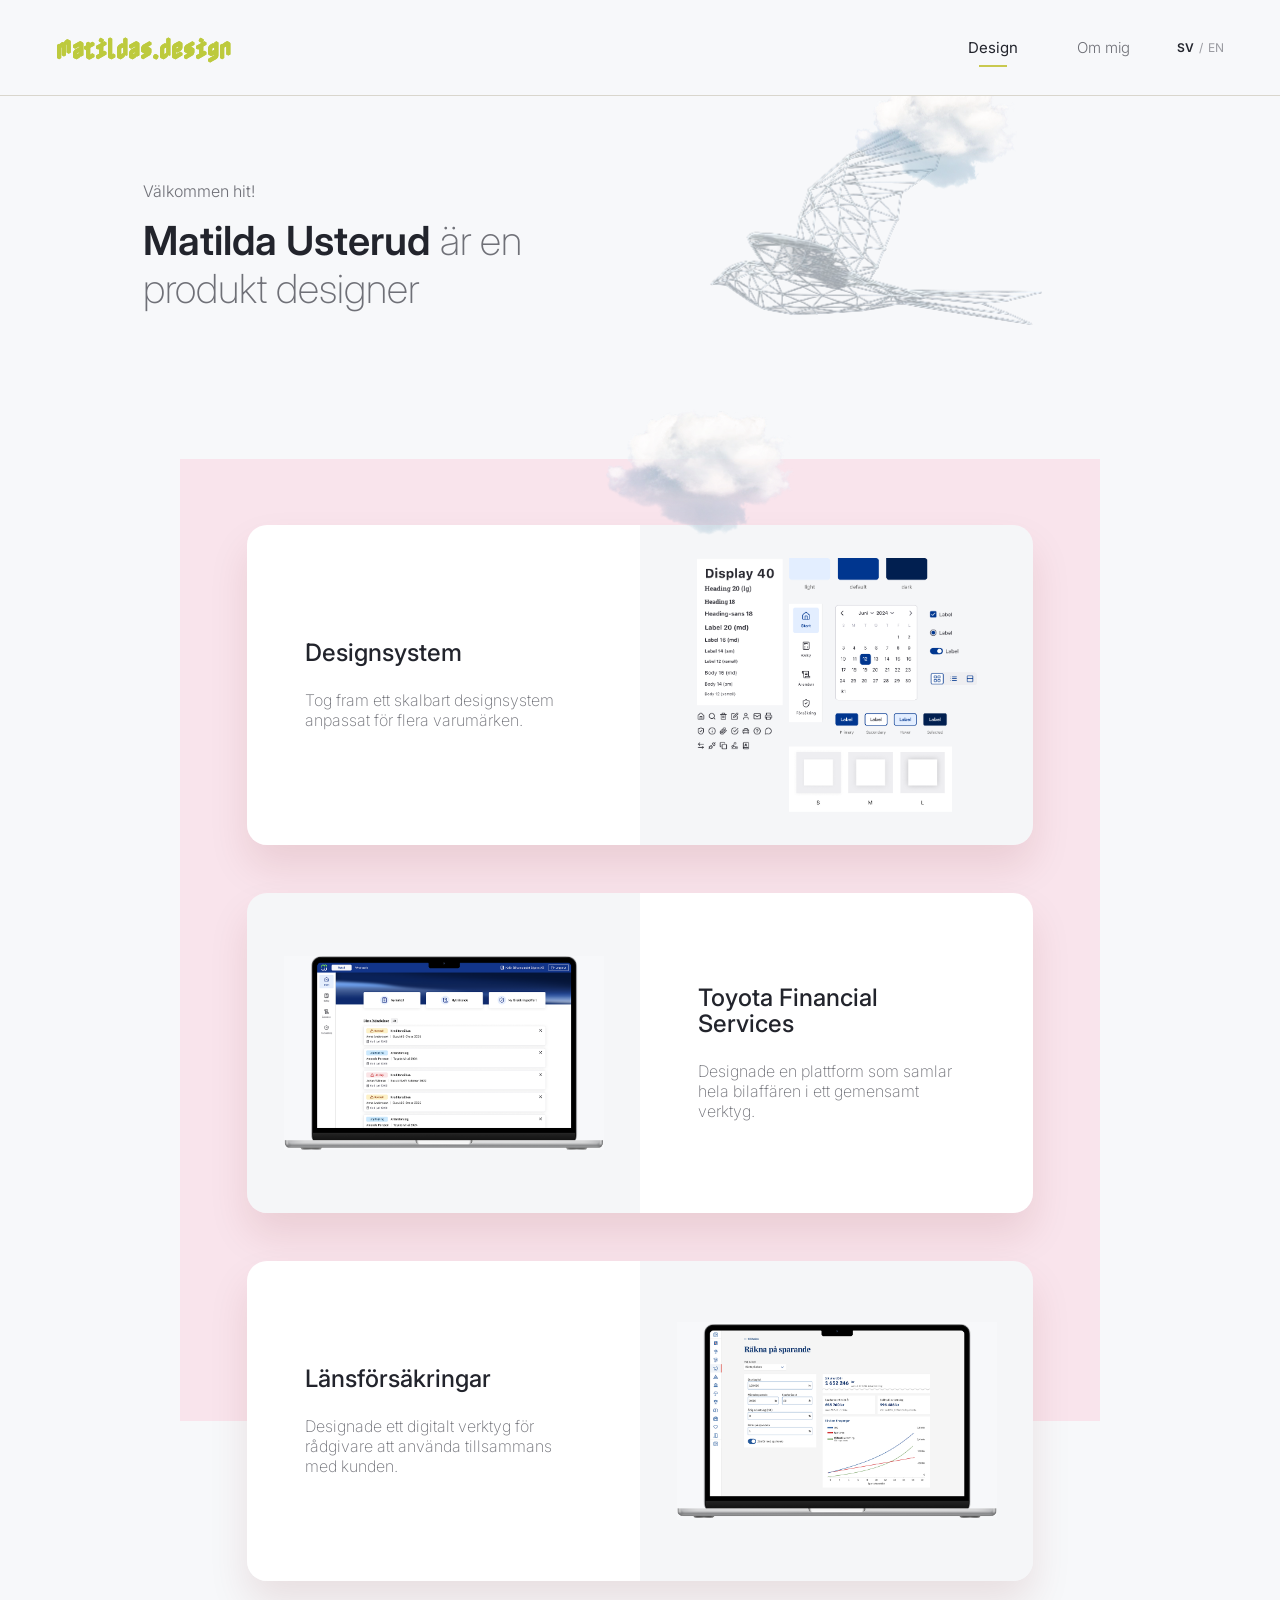
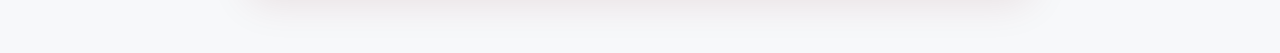
<file: index.html>
<!doctype html>
<html lang="sv">
  <head>
    <meta charset="utf-8">
    <meta name="viewport" content="width=device-width, initial-scale=1">
    <title>matildas.design | Portfolio</title>
    <meta name="description" content="Portfolio for Matilda Usterud, produkt designer och obotligt pysslare.">
    <link rel="preconnect" href="https://fonts.googleapis.com">
    <link rel="preconnect" href="https://fonts.gstatic.com" crossorigin>
    <link href="https://fonts.googleapis.com/css2?family=Inter:wght@200;300;400;500;600&family=Nabla&display=swap" rel="stylesheet">
    <link rel="stylesheet" href="styles.css?v=logo-c9c94f-safari">
    <script>
      const appleMobile = /iPad|iPhone|iPod/.test(navigator.userAgent);
      const safari = /Safari/.test(navigator.userAgent) && !/(Chrome|Chromium|CriOS|Edg|OPiOS|FxiOS|Android)/.test(navigator.userAgent);
      if (appleMobile || safari) document.documentElement.classList.add("use-bird-fallback");
    </script>
  </head>
  <body>
    <header class="site-header">
      <a class="wordmark" href="index.html" aria-label="matildas.design startsida">matildas.design</a>
      <nav class="site-nav" aria-label="Huvudnavigation">
        <a class="nav-design is-active" href="index.html">Design</a>
        <a class="nav-about" href="om-mig.html">Om mig</a>
      </nav>
    </header>

    <main id="top">
      <section class="hero" aria-labelledby="hero-title">
        <div class="hero-copy">
          <p>Välkommen hit!</p>
          <h1 id="hero-title"><strong>Matilda Usterud</strong> <span>är en<br>produkt designer</span></h1>
        </div>

        <div class="hero-portrait hero-bird" aria-label="Animerad flygande wireframe-fågel">
          <img class="hero-bird-cloud" src="assets/cloud.png" alt="" aria-hidden="true" decoding="async">
          <img class="hero-bird-cloud hero-bird-cloud-tertiary" src="assets/cloud.png" alt="" aria-hidden="true" decoding="async">
          <video class="hero-bird-video" autoplay muted loop playsinline preload="auto" aria-hidden="true">
            <source src="assets/video/wireframe-bird-transparent.webm?v=10" type="video/webm">
          </video>
          <canvas class="hero-bird-safari-canvas" width="480" height="270" aria-hidden="true"></canvas>
        </div>
      </section>

      <section class="design" id="design" aria-label="Designcase">
        <div class="design-backdrop" aria-hidden="true"></div>
        <img class="design-cloud-secondary" src="assets/cloud.png" alt="" aria-hidden="true" loading="lazy" decoding="async">

        <a class="project-card" href="designsystem.html" aria-label="Öppna case: Designsystem">
          <div class="project-copy">
            <h2>Designsystem</h2>
            <p>Tog fram ett skalbart designsystem anpassat för flera varumärken.</p>
          </div>
          <div class="project-media project-media-design-system">
            <img src="assets/design-system-card.png" alt="Översikt över designsystemets typografi, färger och komponenter" loading="lazy" decoding="async">
          </div>
        </a>

        <a class="project-card project-card-reverse" href="toyota-financial-services.html" aria-label="Öppna case: Toyota Financial Services">
          <div class="project-media">
            <img src="assets/toyota-laptop-3x.png" alt="Laptop med gränssnitt för Toyota Financial Services" loading="lazy" decoding="async">
          </div>
          <div class="project-copy">
            <h2>Toyota Financial Services</h2>
            <p>Designade en plattform som samlar hela bilaffären i ett gemensamt verktyg.</p>
          </div>
        </a>

        <a class="project-card" href="lansforsakringar.html" aria-label="Öppna case: Länsförsäkringar">
          <div class="project-copy">
            <h2>Länsförsäkringar</h2>
            <p>Designade ett digitalt verktyg för rådgivare att använda tillsammans med kunden.</p>
          </div>
          <div class="project-media">
            <img src="assets/lf-laptop-3x.png" alt="Laptop med gränssnitt för Länsförsäkringar" loading="lazy" decoding="async">
          </div>
        </a>

      </section>

    </main>

    <script>
      if (document.documentElement.classList.contains("use-bird-fallback")) {
        const video = document.querySelector(".hero-bird-video");
        const canvas = document.querySelector(".hero-bird-safari-canvas");
        const context = canvas.getContext("2d", { willReadFrequently: true });
        let started = false;

        const resizeCanvas = () => {
          const pixelRatio = Math.min(window.devicePixelRatio || 1, 2);
          const width = Math.round(canvas.clientWidth * pixelRatio);
          const height = Math.round(canvas.clientHeight * pixelRatio);

          if (canvas.width !== width || canvas.height !== height) {
            canvas.width = width;
            canvas.height = height;
          }

          context.imageSmoothingEnabled = true;
          context.imageSmoothingQuality = "high";
        };

        resizeCanvas();
        new ResizeObserver(resizeCanvas).observe(canvas);

        const renderBird = () => {
          if (video.readyState >= 2) {
            context.clearRect(0, 0, canvas.width, canvas.height);
            context.drawImage(video, 0, 0, canvas.width, canvas.height);
            const frame = context.getImageData(0, 0, canvas.width, canvas.height);
            const pixels = frame.data;

            for (let index = 0; index < pixels.length; index += 4) {
              const brightness = Math.max(pixels[index], pixels[index + 1], pixels[index + 2]);
              const keyedAlpha = Math.max(0, Math.min(255, (brightness - 145) * 4));
              pixels[index + 3] = Math.min(pixels[index + 3], keyedAlpha);
            }

            context.putImageData(frame, 0, 0);
          }

          if ("requestVideoFrameCallback" in video) {
            video.requestVideoFrameCallback(renderBird);
          } else {
            requestAnimationFrame(renderBird);
          }
        };

        const startBird = () => {
          if (started) return;
          started = true;
          video.play().catch(() => {});
          renderBird();
        };

        if (video.readyState >= 2) {
          startBird();
        } else {
          video.addEventListener("loadeddata", startBird, { once: true });
        }
      }
    </script>

    <script src="language.js"></script>

  </body>
</html>
</file>
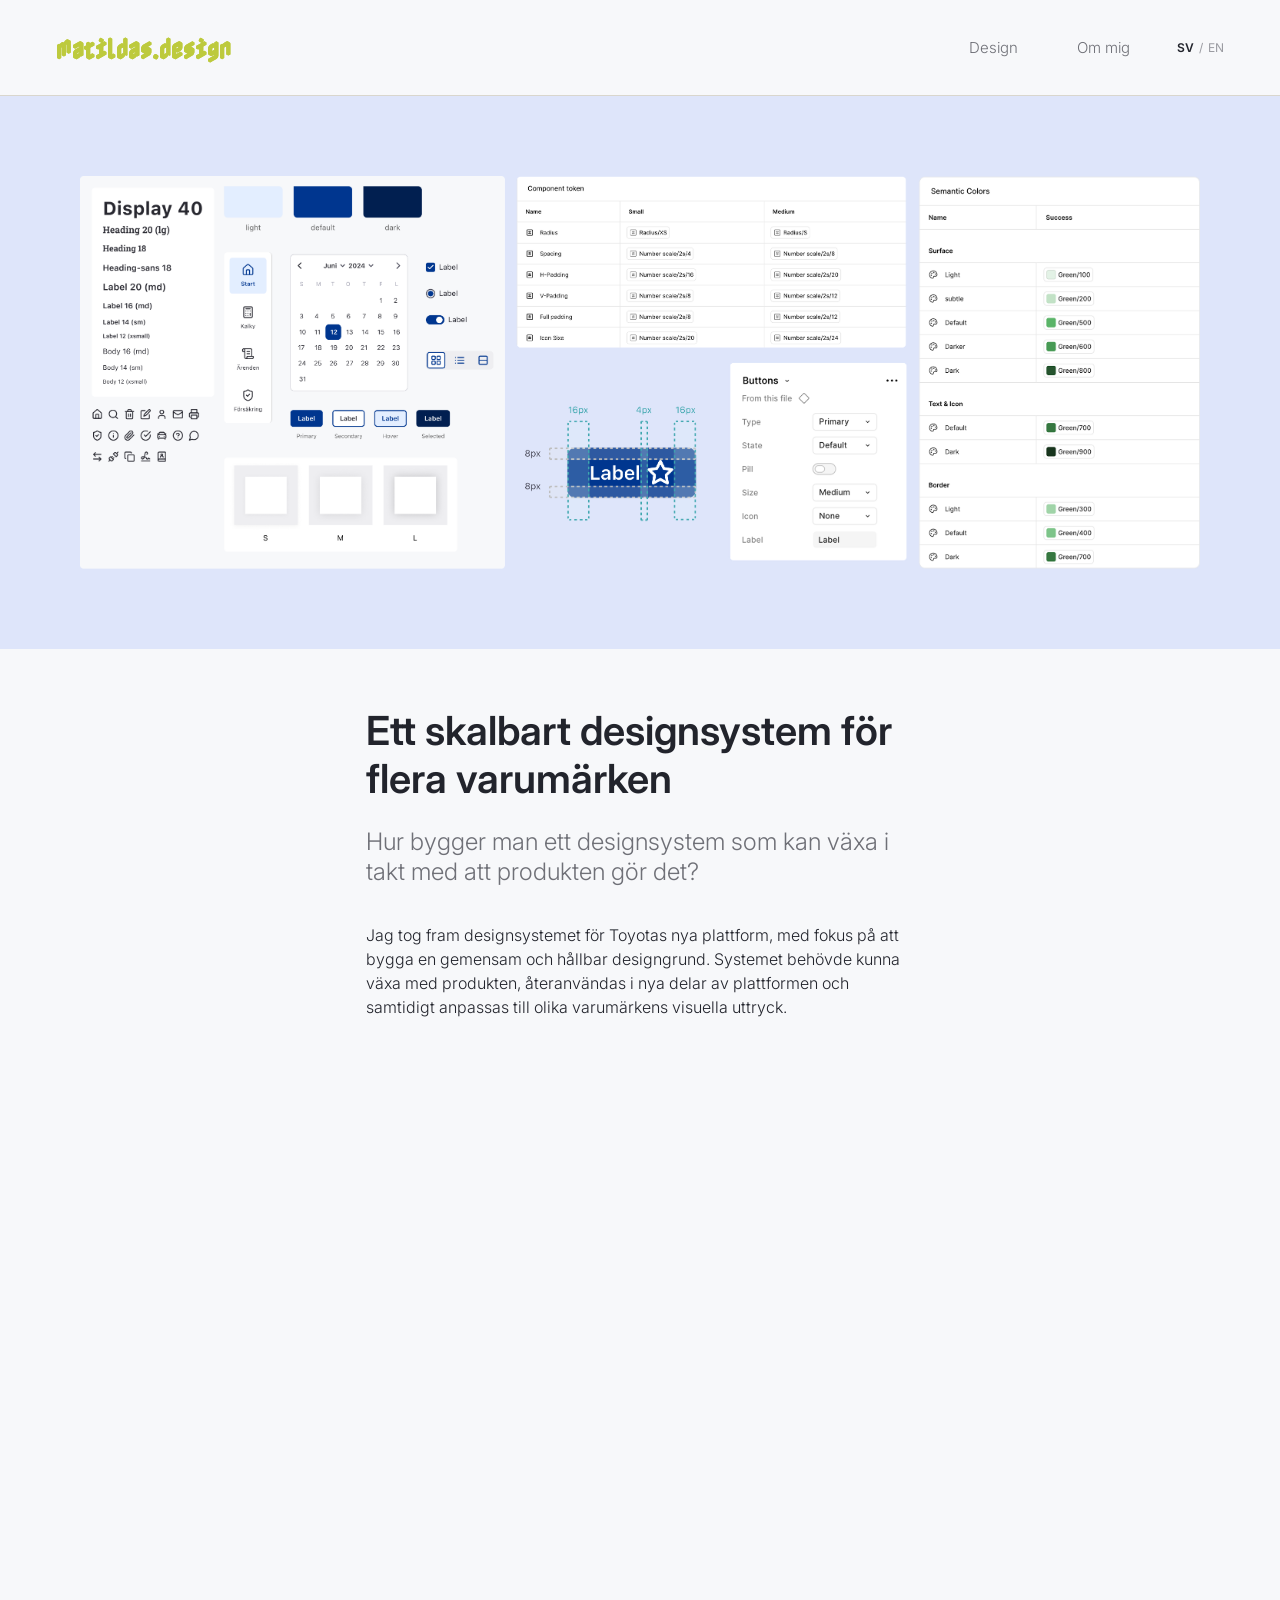
<file: designsystem.html>
<!doctype html>
<html lang="sv">
  <head>
    <meta charset="utf-8">
    <meta name="viewport" content="width=device-width, initial-scale=1">
    <title>Designsystem | matildas.design</title>
    <meta name="description" content="Portfolio-case om ett skalbart designsystem för flera varumärken av Matilda Usterud.">
    <link rel="preconnect" href="https://fonts.googleapis.com">
    <link rel="preconnect" href="https://fonts.gstatic.com" crossorigin>
    <link href="https://fonts.googleapis.com/css2?family=Inter:wght@200;300;400;600&family=Nabla&display=swap" rel="stylesheet">
    <link rel="stylesheet" href="styles.css?v=20261001-3">
  </head>
  <body>
    <header class="site-header">
      <a class="wordmark" href="index.html" aria-label="matildas.design startsida">matildas.design</a>
      <nav class="site-nav" aria-label="Huvudnavigation">
        <a class="nav-design" href="index.html">Design</a>
        <a class="nav-about" href="om-mig.html">Om mig</a>
      </nav>
    </header>

    <main>
      <section class="tfs-case design-system-case" aria-labelledby="design-system-title">
        <div class="design-system-case-hero">
          <img class="design-system-case-image" src="assets/design-system-hero.png" alt="Designsystemets typografi, komponenter, färgtokens och inställningar" decoding="async" fetchpriority="high">
        </div>

        <article class="tfs-case-copy">
          <h1 id="design-system-title">Ett skalbart designsystem för flera varumärken</h1>
          <p class="tfs-case-lead">Hur bygger man ett designsystem som kan växa i takt med att produkten gör det?</p>
          <p>Jag tog fram designsystemet för Toyotas nya plattform, med fokus på att bygga en gemensam och hållbar designgrund. Systemet behövde kunna växa med produkten, återanvändas i nya delar av plattformen och samtidigt anpassas till olika varumärkens visuella uttryck.</p>
        </article>

        <section class="design-system-tokens" aria-labelledby="tokens-title">
          <div class="design-system-tokens-copy">
            <h2 id="tokens-title">Tokens</h2>
            <h3>Primitive tokens</h3>
            <p>Jag började med att definiera systemets grundläggande färgpalett och strukturerade färgerna som lokala variabler i Figma. Dessa blev grunden för systemets semantiska tokens.</p>
          </div>

          <img class="design-system-tokens-image" src="assets/primitive-tokens.png" alt="Primitiva färgtokens för grått, blått, rött, gult och grönt" loading="lazy" decoding="async">

          <div class="design-system-semantic">
            <h3>Semantic tokens</h3>
            <p>Jag skapade semantiska tokens som beskriver färger utifrån deras funktion i gränssnittet, snarare än deras specifika färgvärde. Det gjorde systemet enklare att förstå och gav design och utveckling ett gemensamt språk.</p>
            <p>Tokenstrukturen och namngivningen tog jag fram i nära samarbete med utvecklarna, så att färger, typografi och andra värden följde samma logik i design och kod.</p>

            <img class="design-system-semantic-image" src="assets/semantic-tokens.png" alt="Semantiska färgtokens för ytor, text, ikoner och kantlinjer" loading="lazy" decoding="async">
          </div>

          <div class="design-system-brand">
            <h3>Brand tokens</h3>
            <p>För att samma designsystem skulle fungera för flera varumärken skapade jag brand tokens med separata modes. Dessa kopplades till komponenter som bär varumärkets identitet, exempelvis knappar och navigation.</p>
            <p>Genom att byta brand mode uppdateras färgerna automatiskt i alla kopplade komponenter. Samma komponenter och gränssnitt kan därför återanvändas utan att skapa separata versioner för varje varumärke.</p>

            <img class="design-system-brand-image" src="assets/brand-tokens.png" alt="Brand tokens och komponenter anpassade för flera varumärken" loading="lazy" decoding="async">
          </div>
        </section>

        <section class="design-system-components" aria-labelledby="components-title">
          <div class="design-system-components-copy">
            <h2 id="components-title">Komponenter</h2>
            <p>Jag skapade component tokens för återkommande egenskaper som radius, spacing, padding och ikonstorlek. Genom att koppla dem till gemensamma grundvärden kunde förändringar göras centralt och slå igenom i hela systemet.</p>
            <p>Komponenterna byggdes med variants och properties för att hantera olika states, storlekar och innehåll utan att skapa onödiga dubbletter.</p>
          </div>

          <img class="design-system-components-image" src="assets/components.png" alt="Komponenttokens, knappvarianter, properties och mått" loading="lazy" decoding="async">
        </section>

        <section class="design-system-foundations" aria-labelledby="foundations-title">
          <div class="design-system-foundations-copy">
            <h2 id="foundations-title">Typografi, Ikoner, skuggor</h2>
            <p>Jag definierade gemensamma principer för typografi, ikoner och effekter för att skapa ett konsekvent visuellt uttryck. Tillgänglighet vägdes in i bland annat kontraster, typografiska val och storlekar.</p>
          </div>

          <img class="design-system-foundations-image" src="assets/typography-icons-shadows.png" alt="Typografisk skala, ikoner och tre nivåer av skuggor" loading="lazy" decoding="async">
        </section>

        <section class="design-system-result" aria-labelledby="design-system-result-title">
          <div class="design-system-result-copy">
            <h2 id="design-system-result-title">Ett system att bygga vidare på</h2>
            <p>Resultatet blev en gemensam grund där tokens, komponenter och brand modes hänger ihop i ett system. Det gjorde det möjligt att återanvända samma designlogik genom plattformen och samtidigt anpassa gränssnittet för fyra olika varumärken.</p>
          </div>
        </section>
      </section>
    </main>
    <script src="language.js"></script>
  </body>
</html>
</file>
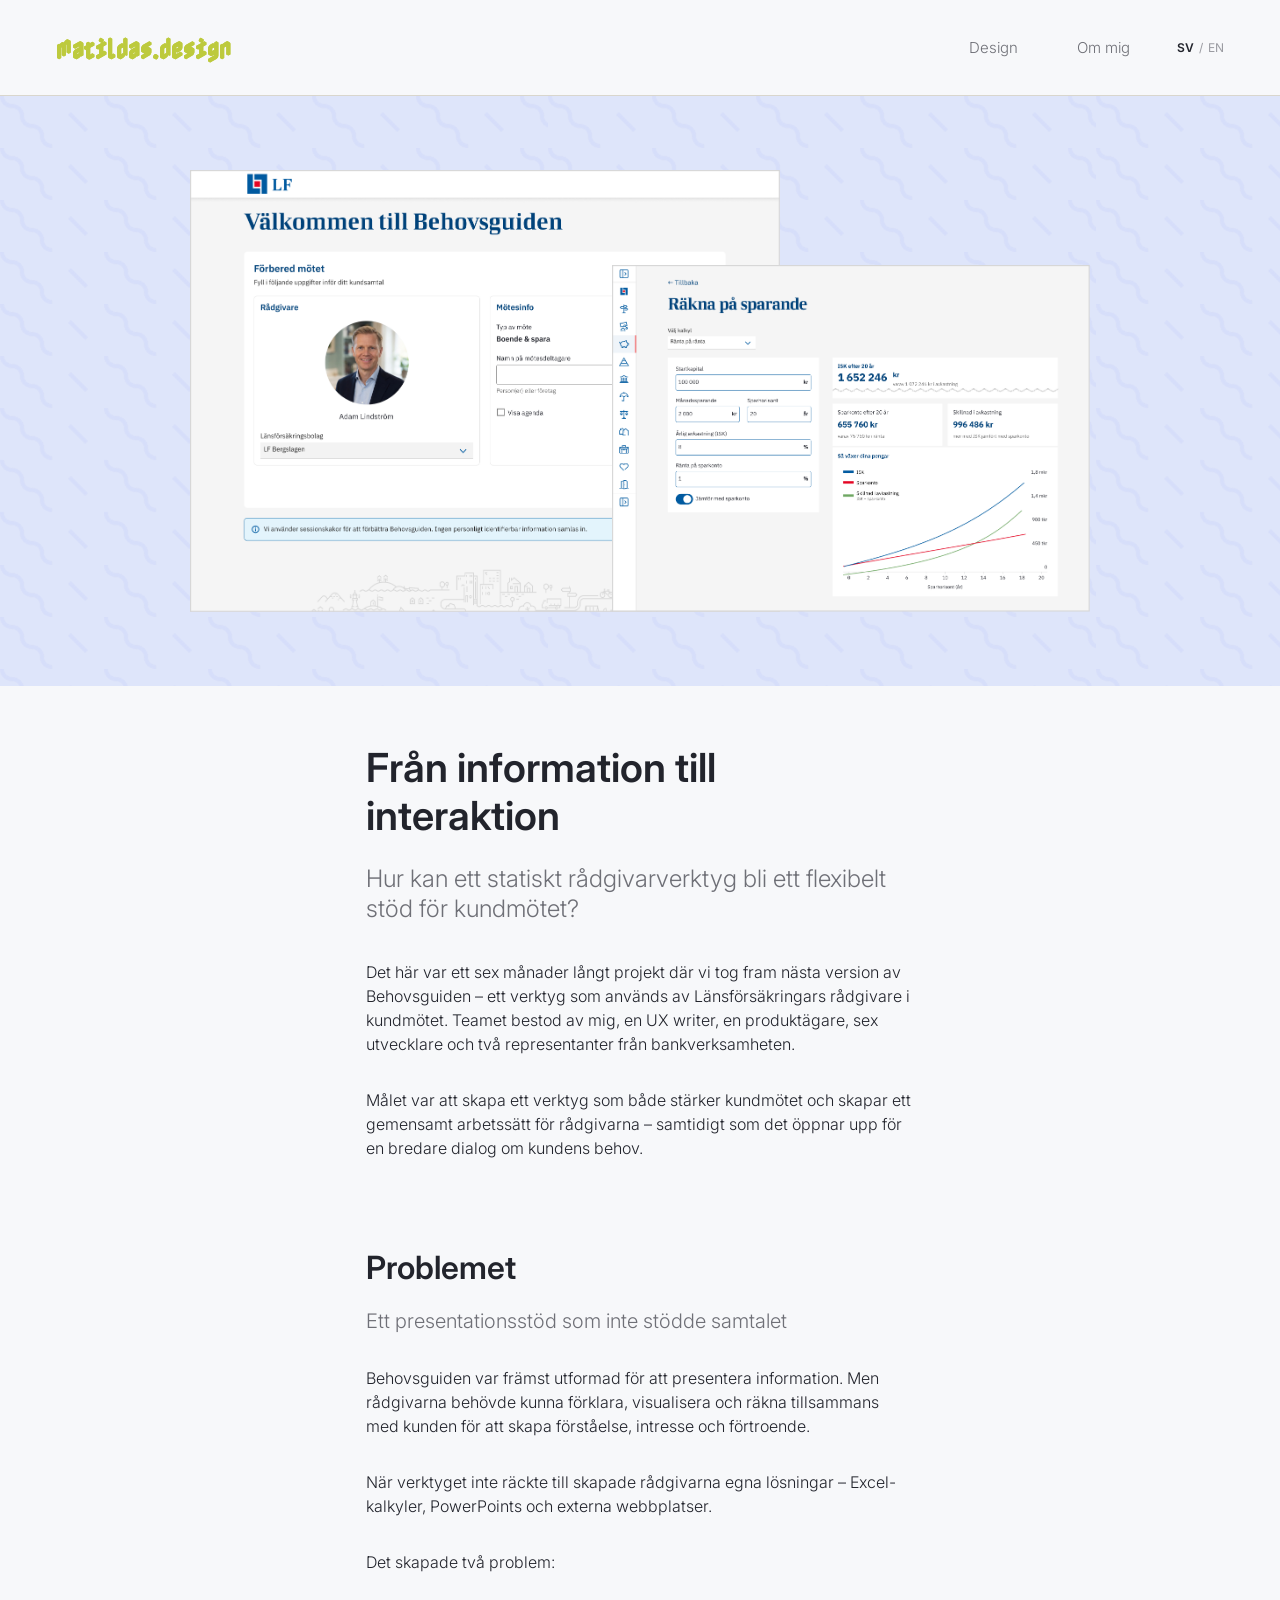
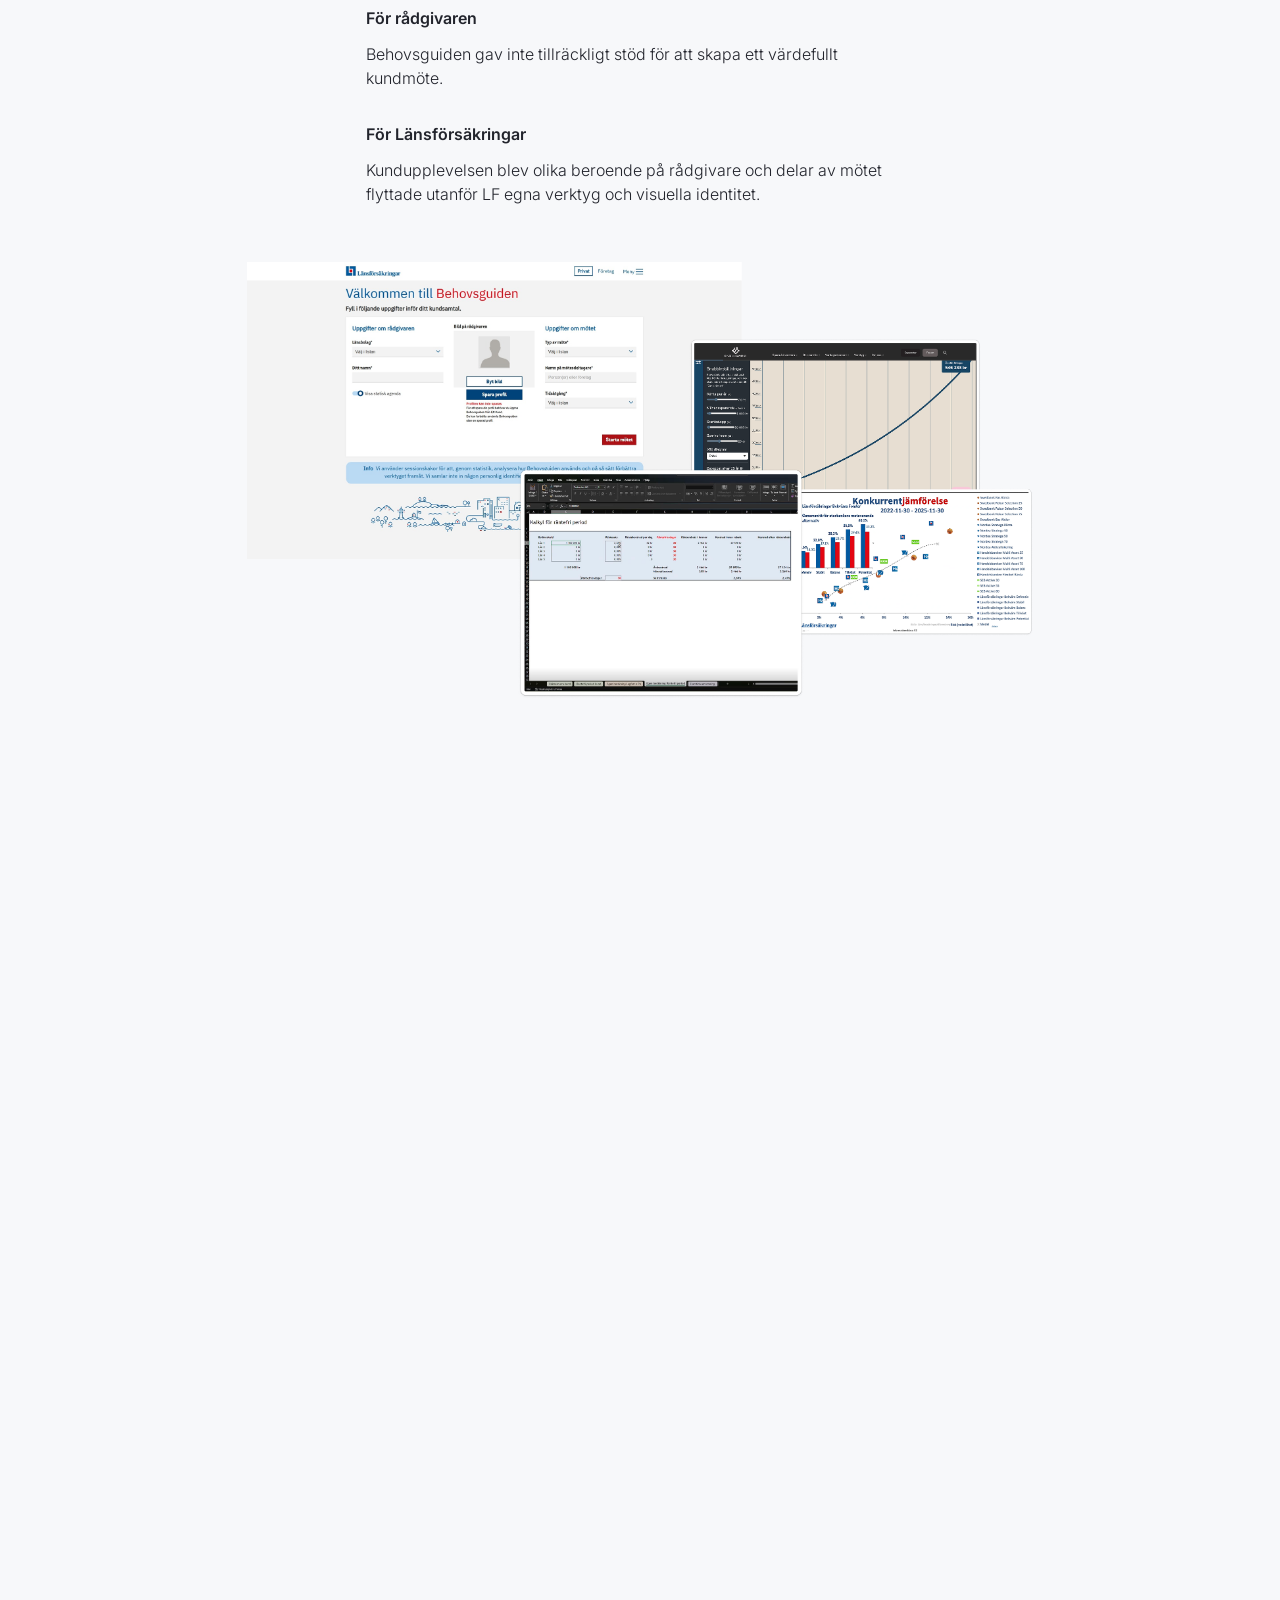
<file: lansforsakringar.html>
<!doctype html>
<html lang="sv">
  <head>
    <meta charset="utf-8">
    <meta name="viewport" content="width=device-width, initial-scale=1">
    <title>Länsförsäkringar | matildas.design</title>
    <meta name="description" content="Portfolio-case för Länsförsäkringar av Matilda Usterud.">
    <link rel="preconnect" href="https://fonts.googleapis.com">
    <link rel="preconnect" href="https://fonts.gstatic.com" crossorigin>
    <link href="https://fonts.googleapis.com/css2?family=Inter:wght@200;300;400;600&family=Nabla&display=swap" rel="stylesheet">
    <link rel="stylesheet" href="styles.css">
  </head>
  <body>
    <header class="site-header">
      <a class="wordmark" href="index.html" aria-label="matildas.design startsida">matildas.design</a>
      <nav class="site-nav" aria-label="Huvudnavigation">
        <a class="nav-design" href="index.html">Design</a>
        <a class="nav-about" href="om-mig.html">Om mig</a>
      </nav>
    </header>

    <main>
      <section class="lf-case" aria-labelledby="case-title">
        <div class="lf-case-hero">
          <img class="lf-case-pattern" src="assets/about-pattern.png" alt="" decoding="async">
          <div class="lf-case-images" aria-label="Skärmbilder från Länsförsäkringar-projektet">
            <img class="lf-frame-one" src="assets/lf-frame-1.png" alt="Skärm från Behovsguiden" decoding="async" fetchpriority="high">
            <img class="lf-frame-two" src="assets/lf-frame-2.png" alt="Skärm från sparandekalkyl i Behovsguiden" decoding="async">
          </div>
        </div>

        <article class="lf-case-copy">
          <h1 id="case-title">Från information till interaktion</h1>
          <p class="lf-case-lead">Hur kan ett statiskt rådgivarverktyg bli ett flexibelt stöd för kundmötet?</p>
          <p>Det här var ett sex månader långt projekt där vi tog fram nästa version av Behovsguiden – ett verktyg som används av Länsförsäkringars rådgivare i kundmötet. Teamet bestod av mig, en UX writer, en produktägare, sex utvecklare och två representanter från bankverksamheten.</p>
          <p>Målet var att skapa ett verktyg som både stärker kundmötet och skapar ett gemensamt arbetssätt för rådgivarna – samtidigt som det öppnar upp för en bredare dialog om kundens behov.</p>
        </article>

        <section class="lf-problem" aria-labelledby="problem-title">
          <div class="lf-problem-copy">
            <h2 id="problem-title">Problemet</h2>
            <p class="lf-problem-lead">Ett presentationsstöd som inte stödde samtalet</p>
            <p>Behovsguiden var främst utformad för att presentera information. Men rådgivarna behövde kunna förklara, visualisera och räkna tillsammans med kunden för att skapa förståelse, intresse och förtroende.</p>
            <p>När verktyget inte räckte till skapade rådgivarna egna lösningar – Excel-kalkyler, PowerPoints och externa webbplatser.</p>
            <p>Det skapade två problem:</p>
            <h3>För rådgivaren</h3>
            <p>Behovsguiden gav inte tillräckligt stöd för att skapa ett värdefullt kundmöte.</p>
            <h3>För Länsförsäkringar</h3>
            <p>Kundupplevelsen blev olika beroende på rådgivare och delar av mötet flyttade utanför LF egna verktyg och visuella identitet.</p>
          </div>

          <img class="lf-problem-image" src="assets/lf-problem-collage.png" alt="Exempel på tidigare verktyg och externa lösningar som användes i rådgivarmötet" loading="lazy" decoding="async">
        </section>

        <section class="lf-research" aria-labelledby="challenge-title">
          <div class="lf-research-copy">
            <h2 id="challenge-title">Utmaningen</h2>
            <p class="lf-section-lead">Väcka intresse – utan att bli dokumenterad rådgivning</p>
            <p>När vi introducerade interaktiva kalkyler och mer individanpassad information blev gränsen mot rådgivning tydligare.</p>
            <p>Under arbetets gång behövde vi därför gå tillbaka och justera delar av både innehåll och funktionalitet utifrån juridiska krav, för att säkerställa att Behovsguiden väckte intresse och ledde vidare till dokumenterad rådgivning, utan att ersätta den.</p>

            <h2 id="research-title">Undersökning</h2>
            <p class="lf-section-lead">Hur arbetar rådgivarna när verktyget inte räcker till?</p>
            <p>Jag intervjuade 7 rådgivare från olika länsbolag, med fokus på bolån, sparande och pension. Jag kartlade deras arbete före, under och efter kundmötet genom user journeys och flödesdiagram för att förstå var Behovsguiden kunde skapa störst värde.</p>

            <h3>Tre behov blev särskilt tydliga</h3>
            <h4>01 — Gör det konkret</h4>
            <p>Rådgivarna behövde kunna räkna och visualisera för att hjälpa kunden förstå vad olika val faktiskt innebär.</p>
            <h4>02 — Följ samtalet</h4>
            <p>Kundmöten är inte linjära. Verktyget behövde göra det enkelt att röra sig mellan olika behov och ämnen.</p>
            <h4>03 — Öppna upp fler behov</h4>
            <p>Försäkring, juridik, sparande och andra områden behövde finnas nära till hands så att rådgivaren kunde bredda samtalet när ett relevant behov uppstod.</p>
          </div>

          <img class="lf-research-image" src="assets/lf-research.png" alt="Researchmaterial med user journey och flödesdiagram" loading="lazy" decoding="async">
        </section>

        <section class="lf-solution" aria-labelledby="solution-title">
          <div class="lf-solution-copy">
            <h2 id="solution-title">Lösningen</h2>
            <p class="lf-section-lead">Från presentation till samtalsverktyg</p>
            <p>Researchen ledde till en ny riktning för Behovsguiden: istället för att bara presentera information skulle verktyget hjälpa rådgivaren att <strong>förklara, visualisera och utforska tillsammans med kunden.</strong></p>

            <h3>01 — Räkna tillsammans</h3>
            <p>Interaktiva kalkyler för bland annat bolån, sparande och pension gör abstrakta frågor konkreta och hjälper rådgivaren skapa aha-upplevelser.</p>
          </div>

          <img class="lf-solution-image" src="assets/lf-calculations.png" alt="Fyra vyer med interaktiva kalkyler i Behovsguiden" loading="lazy" decoding="async">

          <div class="lf-solution-copy lf-solution-step">
            <h3>02 — Anpassa mötet efter kunden</h3>
            <p>En flexibel struktur gör att rådgivaren snabbt kan röra sig mellan olika behov – från bolån och sparande till pension och försäkring.</p>
          </div>

          <img class="lf-solution-image" src="assets/lf-navigation.png" alt="Navigationsstruktur i Behovsguiden med panel och avtalsområden" loading="lazy" decoding="async">

          <div class="lf-solution-copy lf-solution-step">
            <h3>03 — En vy för rådgivaren, en för kunden</h3>
            <p>Behovsguiden utvecklades för skärmdelning. Rådgivaren behåller navigation och verktyg på sin skärm, medan kunden endast ser det innehåll som är relevant för samtalet</p>
          </div>

          <img class="lf-solution-image" src="assets/lf-screens.png" alt="Rådgivarens och kundens vyer vid skärmdelning" loading="lazy" decoding="async">
        </section>

        <section class="lf-testing" aria-labelledby="testing-title">
          <div class="lf-testing-copy">
            <h2 id="testing-title">Testa, lära, förbättra</h2>
            <p>Lösningarna testades löpande med rådgivare genom interaktiva användningstester. Resultaten användes för att justera struktur, innehåll, kalkyler och interaktioner innan överlämning till utveckling.</p>
            <p>Bilderna nedan visar hur agendan utvecklades efter användningstester – från att inte visas alls till att bli synlig, redigerbar och möjlig att anpassa med egna punkter.</p>
          </div>

          <img class="lf-testing-image" src="assets/lf-welcome-iterations.png" alt="Två versioner av välkomstvyn där agendan utvecklas efter användningstest" loading="lazy" decoding="async">
        </section>

        <section class="lf-result" aria-labelledby="result-title">
          <div class="lf-result-copy">
            <h2 id="result-title">Ett gemensamt sätt att möta kunden</h2>
            <p>Resultatet är ett verktyg som ger rådgivaren större stöd i kundmötet samtidigt som Länsförsäkringar kan skapa en mer sammanhållen kundupplevelse.</p>
          </div>

          <img class="lf-result-image" src="assets/lf-final-overview.png" alt="Samlad översikt över Behovsguidens färdiga vyer" loading="lazy" decoding="async">
        </section>
      </section>
    </main>
    <script src="language.js"></script>
  </body>
</html>
</file>
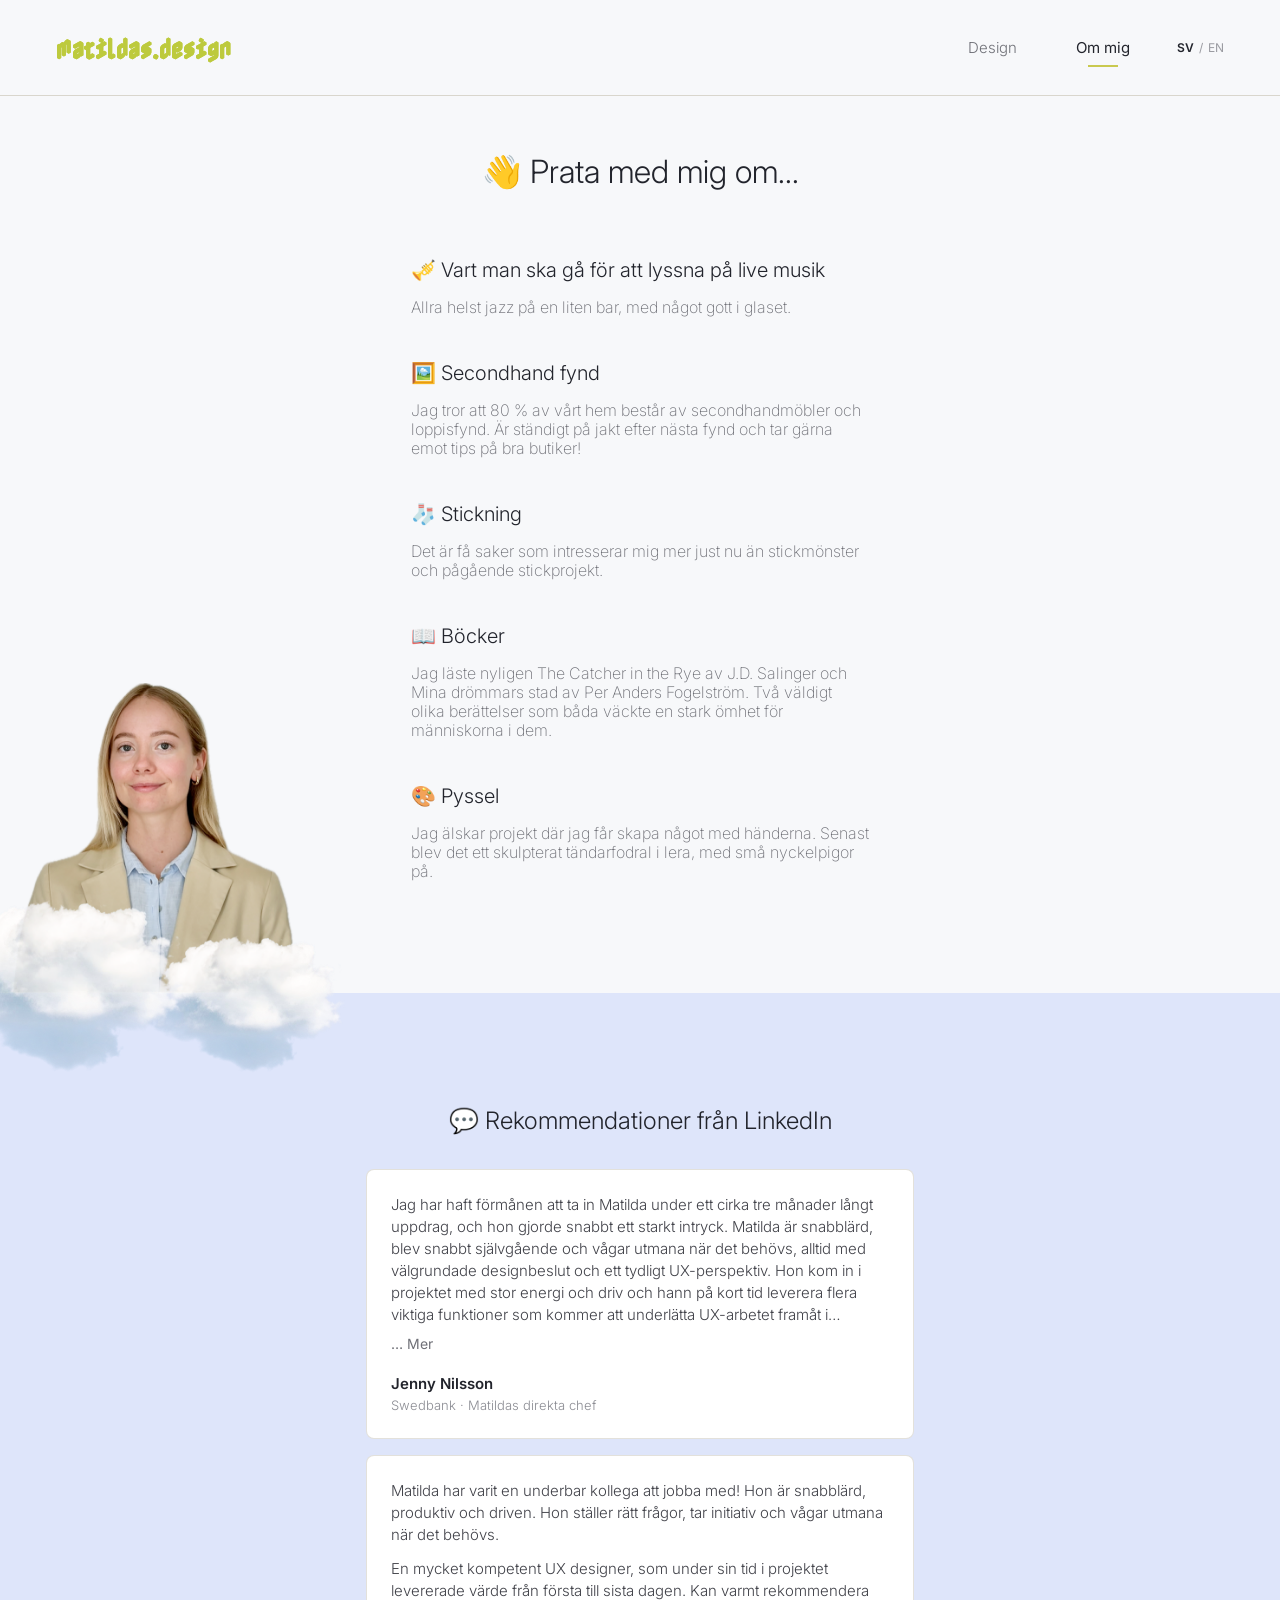
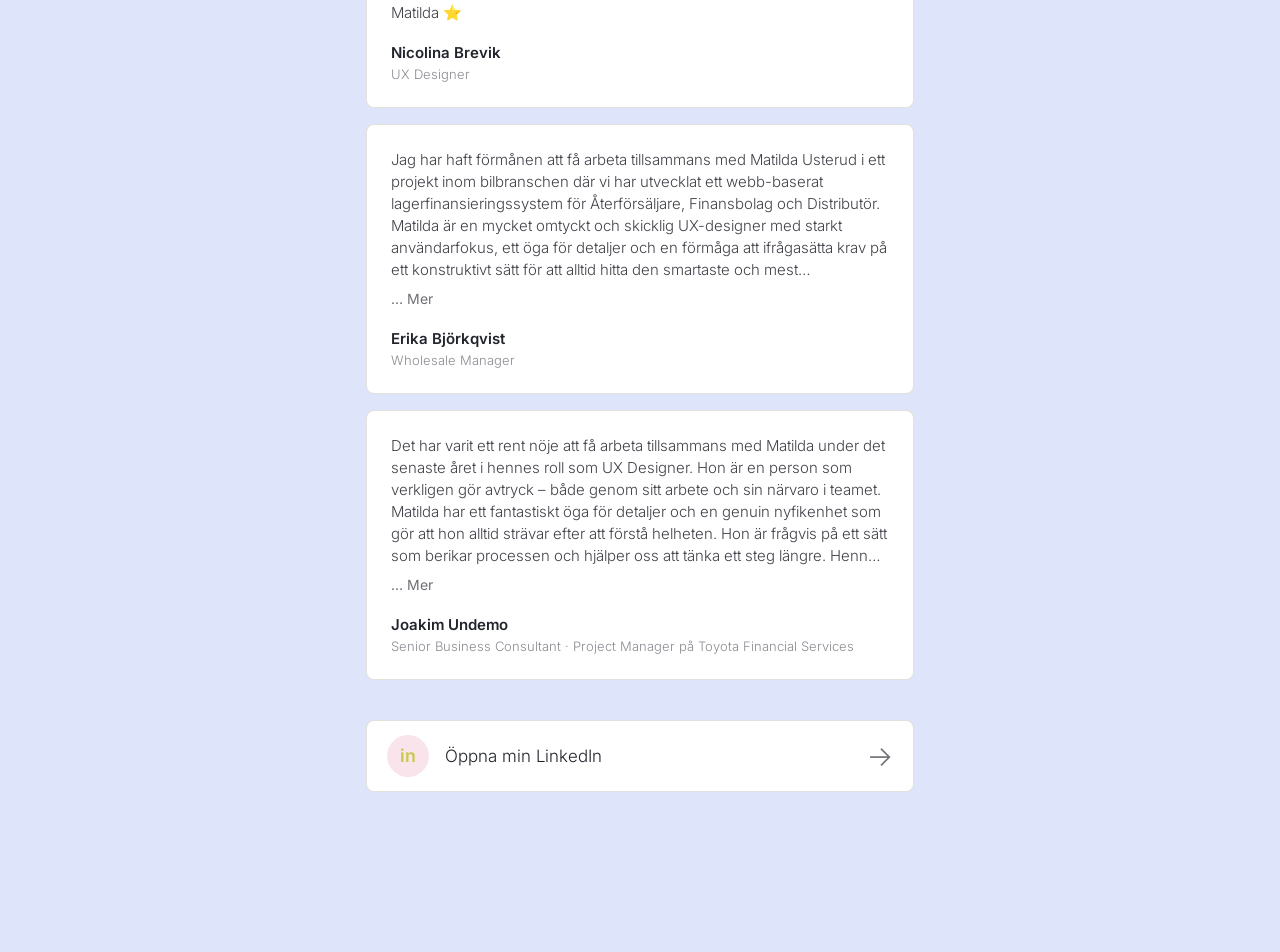
<file: om-mig.html>
<!doctype html>
<html lang="sv">
  <head>
    <meta charset="utf-8">
    <meta name="viewport" content="width=device-width, initial-scale=1">
    <title>Om mig | matildas.design</title>
    <meta name="description" content="Om Matilda Usterud och saker hon gärna pratar om.">
    <link rel="preconnect" href="https://fonts.googleapis.com">
    <link rel="preconnect" href="https://fonts.gstatic.com" crossorigin>
    <link href="https://fonts.googleapis.com/css2?family=Inter:wght@200;300;400;600&family=Nabla&display=swap" rel="stylesheet">
    <link rel="stylesheet" href="styles.css?v=logo-c9c94f-safari">
  </head>
  <body>
    <header class="site-header">
      <a class="wordmark" href="index.html" aria-label="matildas.design startsida">matildas.design</a>
      <nav class="site-nav" aria-label="Huvudnavigation">
        <a class="nav-design" href="index.html">Design</a>
        <a class="nav-about is-active" href="om-mig.html">Om mig</a>
      </nav>
    </header>

    <main>
      <section class="about about-page about-talk-page" id="om-mig" aria-labelledby="about-title">
        <img class="about-talk-decoration about-talk-portrait" src="assets/about-portrait-clouds.png" alt="" aria-hidden="true" decoding="async" fetchpriority="high">

        <div class="about-panel">
          <h1 id="about-title">👋 Prata med mig om...</h1>

          <div class="about-list">
            <article class="about-item">
              <h2>🎺 Vart man ska gå för att lyssna på live musik</h2>
              <p>Allra helst jazz på en liten bar, med något gott i glaset.</p>
            </article>

            <article class="about-item">
              <h2>🖼️ Secondhand fynd</h2>
              <p>Jag tror att 80 % av vårt hem består av secondhandmöbler och loppisfynd. Är ständigt på jakt efter nästa fynd och tar gärna emot tips på bra butiker!</p>
            </article>

            <article class="about-item">
              <h2>🧦 Stickning</h2>
              <p>Det är få saker som intresserar mig mer just nu än stickmönster och pågående stickprojekt.</p>
            </article>

            <article class="about-item">
              <h2>📖 Böcker</h2>
              <p>Jag läste nyligen The Catcher in the Rye av J.D. Salinger och Mina drömmars stad av Per Anders Fogelström. Två väldigt olika berättelser som båda väckte en stark ömhet för människorna i dem.</p>
            </article>

            <article class="about-item">
              <h2>🎨 Pyssel</h2>
              <p>Jag älskar projekt där jag får skapa något med händerna. Senast blev det ett skulpterat tändarfodral i lera, med små nyckelpigor på.</p>
            </article>
          </div>
        </div>
      </section>

      <section class="recommendations" aria-labelledby="recommendations-title">
        <div class="recommendations-inner">
          <h2 id="recommendations-title">💬 Rekommendationer från LinkedIn</h2>

          <div class="recommendation-list">
            <figure class="recommendation-card">
              <blockquote>
                <div class="recommendation-collapsible">
                  <p class="recommendation-preview">Jag har haft förmånen att ta in Matilda under ett cirka tre månader långt uppdrag, och hon gjorde snabbt ett starkt intryck. Matilda är snabblärd, blev snabbt självgående och vågar utmana när det behövs, alltid med välgrundade designbeslut och ett tydligt UX-perspektiv. Hon kom in i projektet med stor energi och driv och hann på kort tid leverera flera viktiga funktioner som kommer att underlätta UX-arbetet framåt i projektet. Jag kan varmt rekommendera Matilda till framtida uppdrag och samarbeten.</p>
                  <details class="recommendation-more">
                    <summary><span class="more-label">… Mer</span><span class="less-label">Visa mindre</span></summary>
                    <div class="recommendation-full">
                      <p>Jag har haft förmånen att ta in Matilda under ett cirka tre månader långt uppdrag, och hon gjorde snabbt ett starkt intryck.</p>
                      <p>Matilda är snabblärd, blev snabbt självgående och vågar utmana när det behövs, alltid med välgrundade designbeslut och ett tydligt UX-perspektiv. Hon kom in i projektet med stor energi och driv och hann på kort tid leverera flera viktiga funktioner som kommer att underlätta UX-arbetet framåt i projektet.</p>
                      <p>Jag kan varmt rekommendera Matilda till framtida uppdrag och samarbeten.</p>
                    </div>
                  </details>
                </div>
              </blockquote>
              <figcaption>
                <strong>Jenny Nilsson</strong>
                <span>Swedbank · Matildas direkta chef</span>
              </figcaption>
            </figure>

            <figure class="recommendation-card">
              <blockquote>
                <p>Matilda har varit en underbar kollega att jobba med! Hon är snabblärd, produktiv och driven. Hon ställer rätt frågor, tar initiativ och vågar utmana när det behövs.</p>
                <p>En mycket kompetent UX designer, som under sin tid i projektet levererade värde från första till sista dagen. Kan varmt rekommendera Matilda ⭐</p>
              </blockquote>
              <figcaption>
                <strong>Nicolina Brevik</strong>
                <span>UX Designer</span>
              </figcaption>
            </figure>

            <figure class="recommendation-card">
              <blockquote>
                <div class="recommendation-collapsible">
                  <p class="recommendation-preview">Jag har haft förmånen att få arbeta tillsammans med Matilda Usterud i ett projekt inom bilbranschen där vi har utvecklat ett webb-baserat lagerfinansieringssystem för Återförsäljare, Finansbolag och Distributör. Matilda är en mycket omtyckt och skicklig UX-designer med starkt användarfokus, ett öga för detaljer och en förmåga att ifrågasätta krav på ett konstruktivt sätt för att alltid hitta den smartaste och mest användarvänliga lösningen. Hennes samarbete med produktägare, kravställare och utvecklare är alltid professionellt, lyhört och lösningsorienterat. Hennes starka drivkraft att förbättra användarupplevelsen märks i varje detalj av hennes arbete. Designen hon levererar är stilren, intuitiv och lättnavigerad. Jag kan varmt rekommendera Matilda till alla projekt där UX är centralt och där användarupplevelsen är avgörande för framgång. Matilda har varit en stor tillgång i teamet och hennes arbete har varit både väldigt uppskattat och värdefullt. Som person är hon också väldigt driven, nyfiken, noggrann, hjälpsam samt glad och positiv. Matilda har gjort ett stort intryck på mig och de som får äran att jobba med henne härnäst kan känna sig lyckligt lottade.</p>
                  <details class="recommendation-more">
                    <summary><span class="more-label">… Mer</span><span class="less-label">Visa mindre</span></summary>
                    <div class="recommendation-full">
                      <p>Jag har haft förmånen att få arbeta tillsammans med Matilda Usterud i ett projekt inom bilbranschen där vi har utvecklat ett webb-baserat lagerfinansieringssystem för Återförsäljare, Finansbolag och Distributör. Matilda är en mycket omtyckt och skicklig UX-designer med starkt användarfokus, ett öga för detaljer och en förmåga att ifrågasätta krav på ett konstruktivt sätt för att alltid hitta den smartaste och mest användarvänliga lösningen. Hennes samarbete med produktägare, kravställare och utvecklare är alltid professionellt, lyhört och lösningsorienterat.</p>
                      <p>Hennes starka drivkraft att förbättra användarupplevelsen märks i varje detalj av hennes arbete. Designen hon levererar är stilren, intuitiv och lättnavigerad.</p>
                      <p>Jag kan varmt rekommendera Matilda till alla projekt där UX är centralt och där användarupplevelsen är avgörande för framgång. Matilda har varit en stor tillgång i teamet och hennes arbete har varit både väldigt uppskattat och värdefullt. Som person är hon också väldigt driven, nyfiken, noggrann, hjälpsam samt glad och positiv. Matilda har gjort ett stort intryck på mig och de som får äran att jobba med henne härnäst kan känna sig lyckligt lottade.</p>
                    </div>
                  </details>
                </div>
              </blockquote>
              <figcaption>
                <strong>Erika Björkqvist</strong>
                <span>Wholesale Manager</span>
              </figcaption>
            </figure>

            <figure class="recommendation-card">
              <blockquote>
                <div class="recommendation-collapsible">
                  <p class="recommendation-preview">Det har varit ett rent nöje att få arbeta tillsammans med Matilda under det senaste året i hennes roll som UX Designer. Hon är en person som verkligen gör avtryck – både genom sitt arbete och sin närvaro i teamet. Matilda har ett fantastiskt öga för detaljer och en genuin nyfikenhet som gör att hon alltid strävar efter att förstå helheten. Hon är frågvis på ett sätt som berikar processen och hjälper oss att tänka ett steg längre. Hennes engagemang smittar av sig, och hon bidrar med både energi och glädje i varje projekt. Hon är driven, positiv och en riktig teamplayer – alltid redo att hjälpa till, lyssna och bidra med sina insikter. Det är tydligt att hon brinner för sitt arbete och för att skapa användarupplevelser som verkligen gör skillnad. Jag kan varmt rekommendera Matilda till vilken arbetsplats som helst som söker en UX Designer med både hjärta och skärpa. Hon är en person man gärna har i sitt team – både för sin kompetens och för den glädje hon sprider omkring sig.</p>
                  <details class="recommendation-more">
                    <summary><span class="more-label">… Mer</span><span class="less-label">Visa mindre</span></summary>
                    <div class="recommendation-full">
                      <p>Det har varit ett rent nöje att få arbeta tillsammans med Matilda under det senaste året i hennes roll som UX Designer. Hon är en person som verkligen gör avtryck – både genom sitt arbete och sin närvaro i teamet.</p>
                      <p>Matilda har ett fantastiskt öga för detaljer och en genuin nyfikenhet som gör att hon alltid strävar efter att förstå helheten. Hon är frågvis på ett sätt som berikar processen och hjälper oss att tänka ett steg längre. Hennes engagemang smittar av sig, och hon bidrar med både energi och glädje i varje projekt.</p>
                      <p>Hon är driven, positiv och en riktig teamplayer – alltid redo att hjälpa till, lyssna och bidra med sina insikter. Det är tydligt att hon brinner för sitt arbete och för att skapa användarupplevelser som verkligen gör skillnad.</p>
                      <p>Jag kan varmt rekommendera Matilda till vilken arbetsplats som helst som söker en UX Designer med både hjärta och skärpa. Hon är en person man gärna har i sitt team – både för sin kompetens och för den glädje hon sprider omkring sig.</p>
                    </div>
                  </details>
                </div>
              </blockquote>
              <figcaption>
                <strong>Joakim Undemo</strong>
                <span>Senior Business Consultant · Project Manager på Toyota Financial Services</span>
              </figcaption>
            </figure>

            <a class="linkedin-cta" href="https://www.linkedin.com/in/matilda-usterud-961758148/" target="_blank" rel="noopener noreferrer">
              <span class="linkedin-cta-icon" aria-hidden="true">in</span>
              <span>Öppna min LinkedIn</span>
              <span class="linkedin-cta-arrow" aria-hidden="true">→</span>
            </a>
          </div>
        </div>
      </section>
    </main>
    <script src="language.js"></script>
  </body>
</html>
</file>
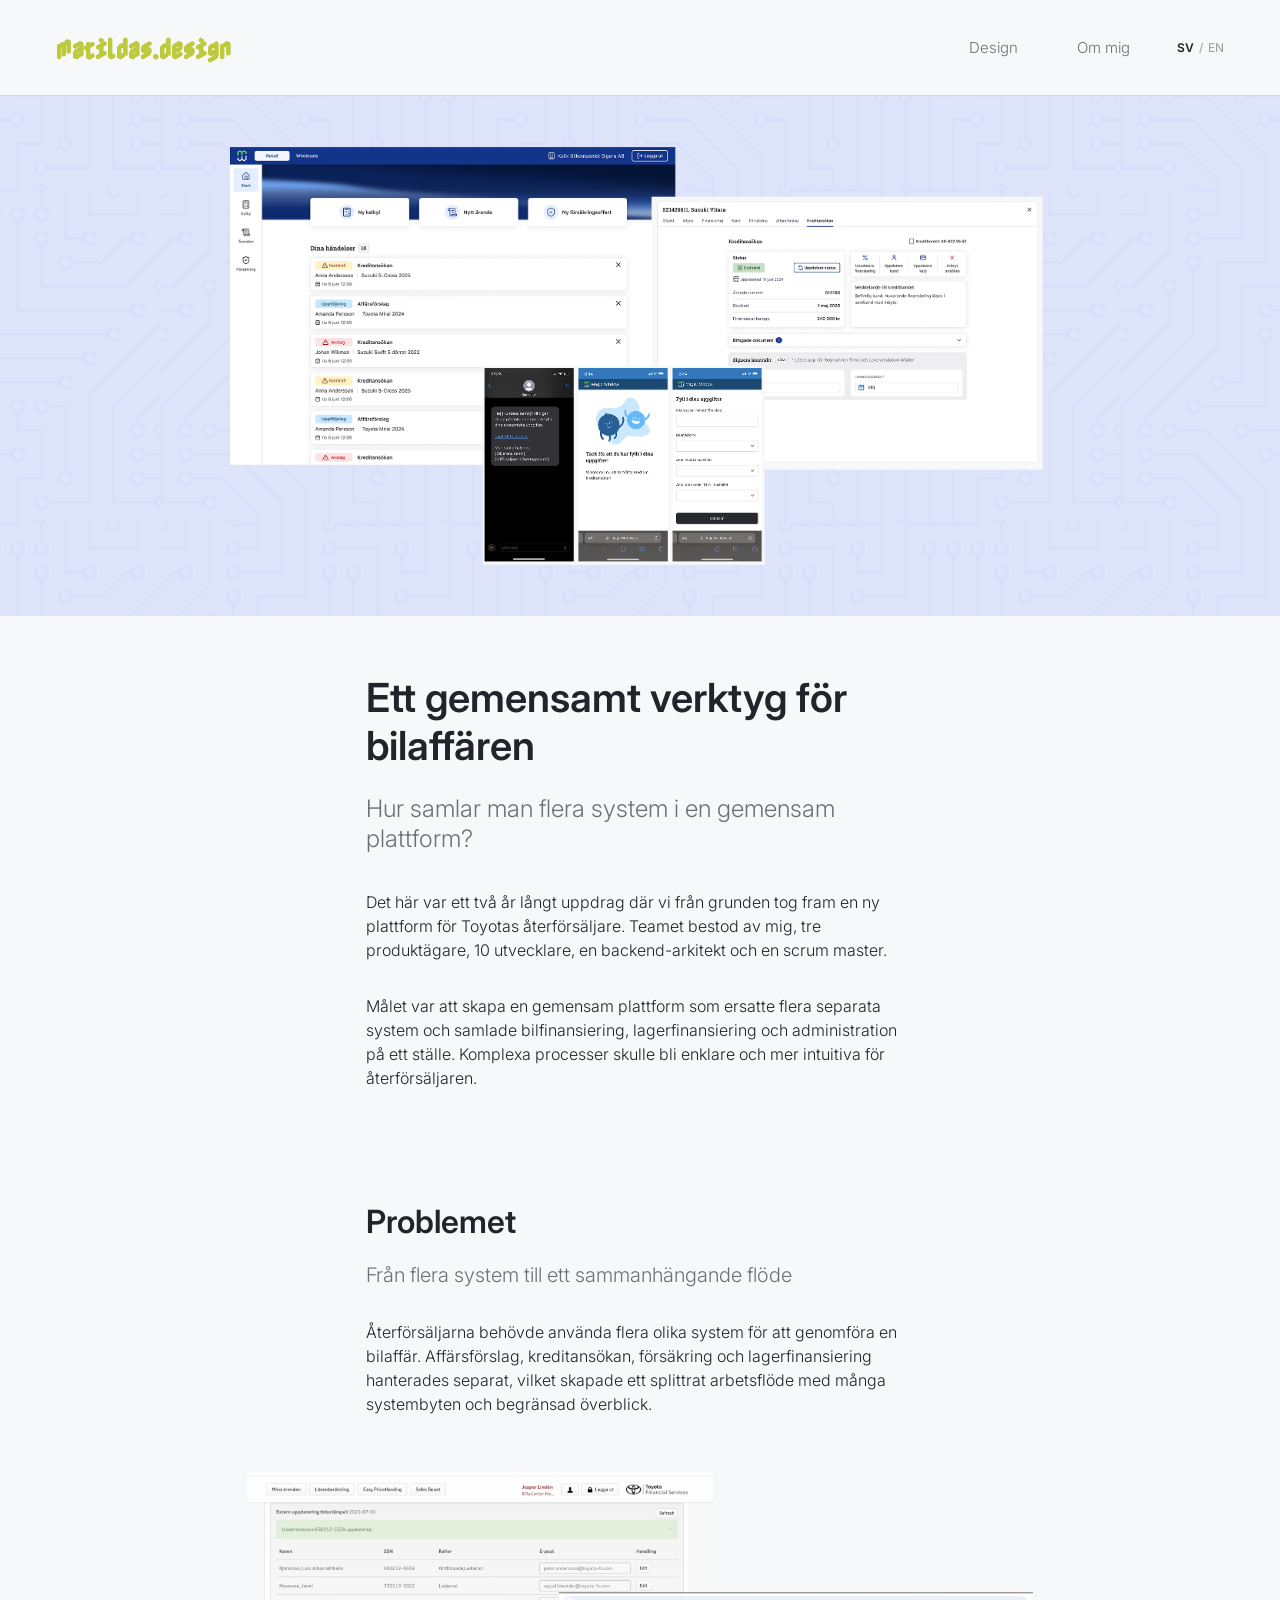
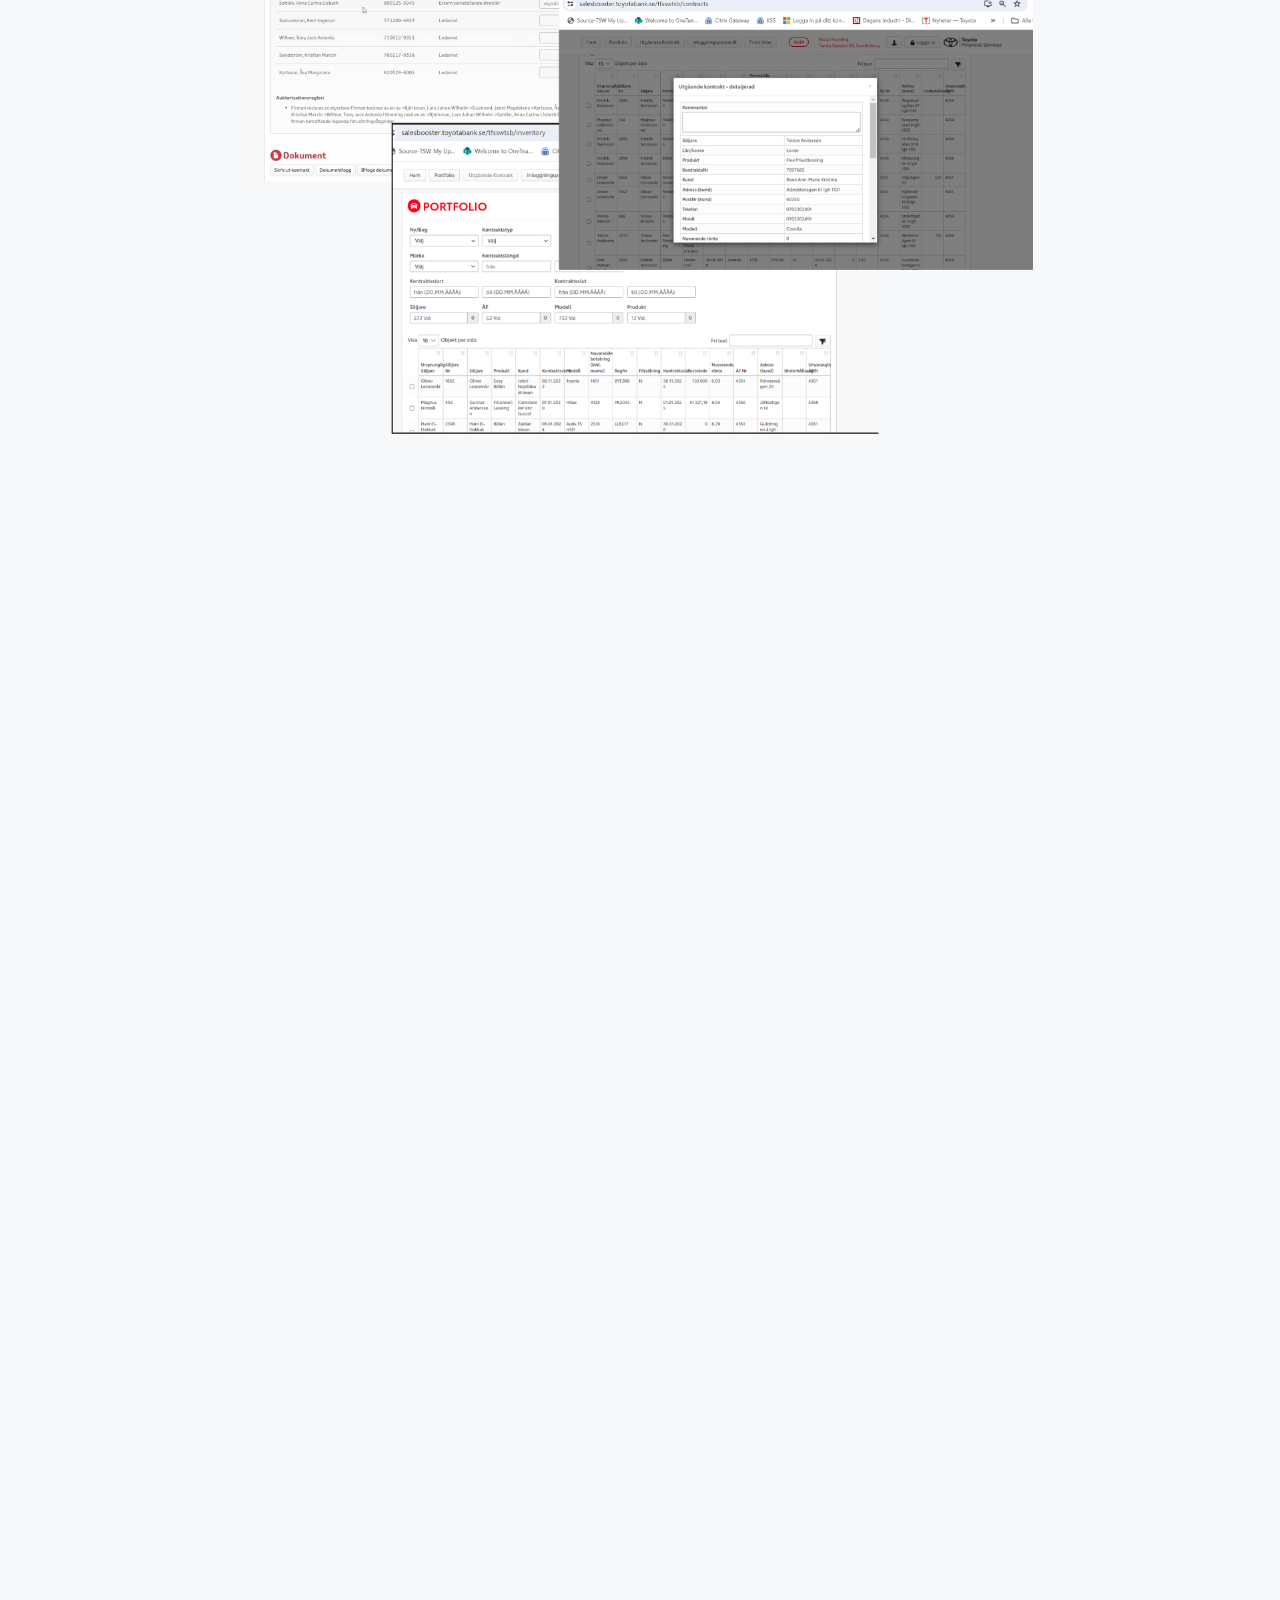
<file: toyota-financial-services.html>
<!doctype html>
<html lang="sv">
  <head>
    <meta charset="utf-8">
    <meta name="viewport" content="width=device-width, initial-scale=1">
    <title>Toyota Financial Services | matildas.design</title>
    <meta name="description" content="Portfolio-case för Toyota Financial Services av Matilda Usterud.">
    <link rel="preconnect" href="https://fonts.googleapis.com">
    <link rel="preconnect" href="https://fonts.gstatic.com" crossorigin>
    <link href="https://fonts.googleapis.com/css2?family=Inter:wght@200;300;400;600&family=Nabla&display=swap" rel="stylesheet">
    <link rel="stylesheet" href="styles.css">
  </head>
  <body>
    <header class="site-header">
      <a class="wordmark" href="index.html" aria-label="matildas.design startsida">matildas.design</a>
      <nav class="site-nav" aria-label="Huvudnavigation">
        <a class="nav-design" href="index.html">Design</a>
        <a class="nav-about" href="om-mig.html">Om mig</a>
      </nav>
    </header>

    <main>
      <section class="tfs-case" aria-labelledby="tfs-title">
        <div class="tfs-case-hero">
          <img class="tfs-case-image" src="assets/tfs-hero.png" alt="Skärmar från Toyota Financial Services-plattformen" decoding="async" fetchpriority="high">
        </div>

        <article class="tfs-case-copy">
          <h1 id="tfs-title">Ett gemensamt verktyg för bilaffären</h1>
          <p class="tfs-case-lead">Hur samlar man flera system i en gemensam plattform?</p>
          <p>Det här var ett två år långt uppdrag där vi från grunden tog fram en ny plattform för Toyotas återförsäljare. Teamet bestod av mig, tre produktägare, 10 utvecklare, en backend-arkitekt och en scrum master.</p>
          <p>Målet var att skapa en gemensam plattform som ersatte flera separata system och samlade bilfinansiering, lagerfinansiering och administration på ett ställe. Komplexa processer skulle bli enklare och mer intuitiva för återförsäljaren.</p>
        </article>

        <section class="tfs-problem" aria-labelledby="tfs-problem-title">
          <div class="tfs-problem-copy">
            <h2 id="tfs-problem-title">Problemet</h2>
            <p class="tfs-section-lead">Från flera system till ett sammanhängande flöde</p>
            <p>Återförsäljarna behövde använda flera olika system för att genomföra en bilaffär. Affärsförslag, kreditansökan, försäkring och lagerfinansiering hanterades separat, vilket skapade ett splittrat arbetsflöde med många systembyten och begränsad överblick.</p>
          </div>

          <img class="tfs-problem-image" src="assets/tfs-old-systems.png" alt="Gamla separata system som användes i bilaffären" loading="lazy" decoding="async">
        </section>

        <section class="tfs-challenge tfs-scope" aria-labelledby="tfs-scope-title">
          <div class="tfs-challenge-copy">
            <h2 id="tfs-scope-title">Omfattningen av plattformen</h2>
            <p class="tfs-section-lead">Från säljverktyg till en bredare plattform</p>
            <p>Plattformen växte över tid från att vara ett säljverktyg till att innefatta bilfinansiering, lagerfinansiering och administration. Det innebar fler användargrupper, arbetsflöden och behov inom samma produkt.</p>
          </div>

          <img class="tfs-scope-flow-image" src="assets/tfs-flow.png?v=2" alt="Plattformens delar inom retail, wholesale och administration" loading="lazy" decoding="async">

          <div class="tfs-scope-details">
            <p><strong>Återförsäljare</strong> skulle kunna följa bilaffären genom systemet och enkelt förstå vad som hade hänt och vad som behövde göras härnäst.</p>
            <p><strong>Distributörer</strong> skulle kunna hantera och koordinera sina återförsäljare och få överblick över finansierade bilar.</p>
            <p><strong>Lageransvariga</strong> skulle kunna hantera finansierade fordon och stötta återförsäljare och distributörer genom processen.</p>
            <p><strong>Administratörer</strong> skulle kunna konfigurera och hantera användare, varumärken och tillhörande avtal för att styra hur plattformen användes.</p>
            <p>Genom intervjuer, workshops och nära samarbete med verksamheten kartlade jag behov, processer och beroenden. Flöden och prototyper testades sedan kontinuerligt med användare och itererades innan utveckling.</p>
            <p>Intervjuer → Flöden → Prototyper → Användartester → Iteration</p>
          </div>

          <img class="tfs-challenge-image" src="assets/tfs-research.png" alt="Researchmaterial med roller, flöden och prototyper" loading="lazy" decoding="async">
        </section>

        <section class="tfs-design" aria-labelledby="tfs-design-title">
          <div class="tfs-design-copy">
            <h2 id="tfs-design-title">Design</h2>
            <p class="tfs-section-lead">Från kalkyl till signerat avtal</p>
            <p>En stor del av arbetet handlade om att skapa tydliga flöden genom processer med mycket information, regler och beroenden.</p>
            <p>Jag arbetade bland annat med:</p>
            <p>Kreditansökan · KALP · Försäkring · Fakturor · E-signering med BankID</p>
          </div>

          <div class="tfs-design-images">
            <img class="tfs-design-desktop-image" src="assets/tfs-design-desktop.png" alt="Desktopvyer för kreditansökan och signering i Magic Window" loading="lazy" decoding="async">
            <img class="tfs-design-mobile-image" src="assets/tfs-design-mobile.png" alt="Mobila vyer för kundens kompletterande uppgifter" loading="lazy" decoding="async">
          </div>
        </section>

        <section class="tfs-system" aria-labelledby="tfs-system-title">
          <div class="tfs-system-copy">
            <h2 id="tfs-system-title">Design system</h2>
            <p class="tfs-section-lead">En produkt, flera varumärken</p>
            <p>Parallellt med produktdesignen byggde jag upp designsystemet från grunden.</p>
            <p>Tokens, properties och variables gjorde det möjligt att skapa ett konsekvent gränssnitt och samtidigt anpassa samma produkt till flera varumärken.</p>
          </div>

          <div class="tfs-system-images">
            <img class="tfs-design-system-image" src="assets/tfs-design-system.png" alt="Översikt över komponenter, typografi, färger och interaktionsmönster i designsystemet" loading="lazy" decoding="async">
          </div>
        </section>

        <section class="tfs-result" aria-labelledby="tfs-result-title">
          <div class="tfs-result-copy">
            <h2 id="tfs-result-title">Från idé till verkliga bilaffärer</h2>
            <p>Projektet gick från idé och tidiga prototyper till en lanserad produkt som började användas av både stora och små återförsäljare.</p>
            <p>Kort efter lanseringen hade över 40 bilaffärer genomförts genom den nya lösningen. Feedback från användare pekade också på att flödet upplevdes som intuitivt och självgående.</p>
          </div>

          <img class="tfs-result-image" src="assets/tfs-result.png" alt="Resultatvyer från Magic Window efter lansering" loading="lazy" decoding="async">
        </section>
      </section>
    </main>
    <script src="language.js"></script>
  </body>
</html>
</file>
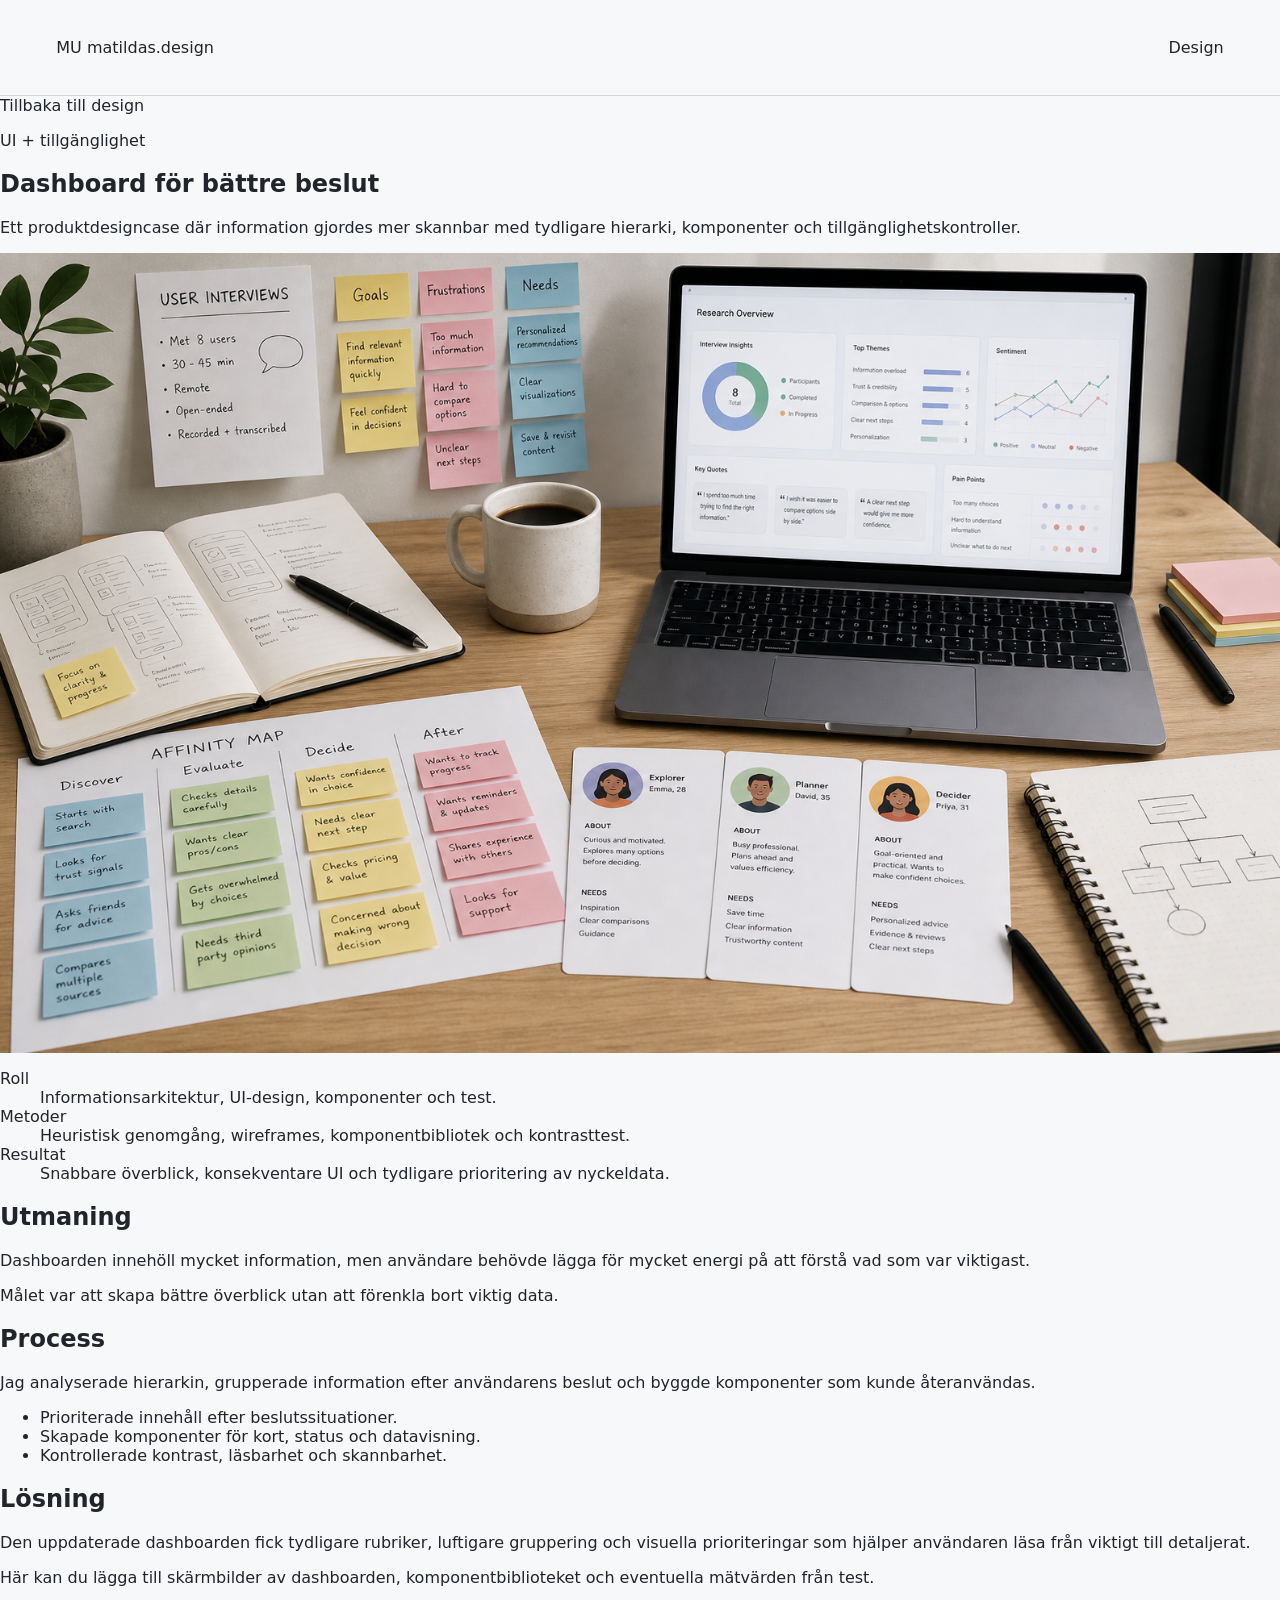
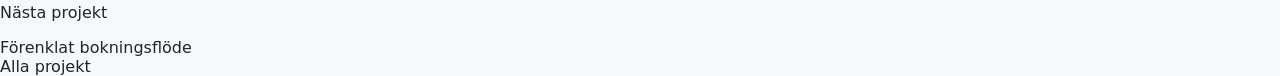
<file: projects/dashboard-for-battre-beslut.html>
<!doctype html>
<html lang="sv">
  <head>
    <meta charset="utf-8">
    <meta name="viewport" content="width=device-width, initial-scale=1">
    <title>Dashboard för bättre beslut | Matilda Usterud</title>
    <meta name="description" content="UX case study om dashboard, UI och tillgänglighet.">
    <link rel="preconnect" href="https://fonts.googleapis.com">
    <link rel="preconnect" href="https://fonts.gstatic.com" crossorigin>
    <link href="https://fonts.googleapis.com/css2?family=Nabla&display=swap" rel="stylesheet">
    <link rel="stylesheet" href="../styles.css">
  </head>
  <body>
    <header class="site-header">
      <a class="brand" href="../index.html" aria-label="Till startsidan">
        <span class="brand-mark">MU</span>
        <span>matildas.design</span>
      </a>
      <nav class="nav" aria-label="Huvudmeny">
        <a href="../index.html#design">Design</a>
      </nav>
    </header>

    <main>
      <section class="case-hero">
        <div>
          <a class="back-link" href="../index.html#design">Tillbaka till design</a>
          <p class="eyebrow">UI + tillgänglighet</p>
          <h1>Dashboard för bättre beslut</h1>
          <p class="lead">Ett produktdesigncase där information gjordes mer skannbar med tydligare hierarki, komponenter och tillgänglighetskontroller.</p>
        </div>
        <img src="../assets/project-dashboard.png" alt="Dashboarddesign, komponenter och tillgänglighetskontroller">
      </section>

      <dl class="case-summary">
        <div>
          <dt>Roll</dt>
          <dd>Informationsarkitektur, UI-design, komponenter och test.</dd>
        </div>
        <div>
          <dt>Metoder</dt>
          <dd>Heuristisk genomgång, wireframes, komponentbibliotek och kontrasttest.</dd>
        </div>
        <div>
          <dt>Resultat</dt>
          <dd>Snabbare överblick, konsekventare UI och tydligare prioritering av nyckeldata.</dd>
        </div>
      </dl>

      <section class="case-section">
        <h2>Utmaning</h2>
        <div class="case-body">
          <p>Dashboarden innehöll mycket information, men användare behövde lägga för mycket energi på att förstå vad som var viktigast.</p>
          <p class="case-callout">Målet var att skapa bättre överblick utan att förenkla bort viktig data.</p>
        </div>
      </section>

      <section class="case-section">
        <h2>Process</h2>
        <div class="case-body">
          <p>Jag analyserade hierarkin, grupperade information efter användarens beslut och byggde komponenter som kunde återanvändas.</p>
          <ul>
            <li>Prioriterade innehåll efter beslutssituationer.</li>
            <li>Skapade komponenter för kort, status och datavisning.</li>
            <li>Kontrollerade kontrast, läsbarhet och skannbarhet.</li>
          </ul>
        </div>
      </section>

      <section class="case-section">
        <h2>Lösning</h2>
        <div class="case-body">
          <p>Den uppdaterade dashboarden fick tydligare rubriker, luftigare gruppering och visuella prioriteringar som hjälper användaren läsa från viktigt till detaljerat.</p>
          <p>Här kan du lägga till skärmbilder av dashboarden, komponentbiblioteket och eventuella mätvärden från test.</p>
        </div>
      </section>

      <section class="case-next">
        <div>
          <p>Nästa projekt</p>
          <a href="forenklat-bokningsflode.html">Förenklat bokningsflöde</a>
        </div>
        <a class="button secondary" href="../index.html#design">Alla projekt</a>
      </section>
    </main>
  </body>
</html>
</file>
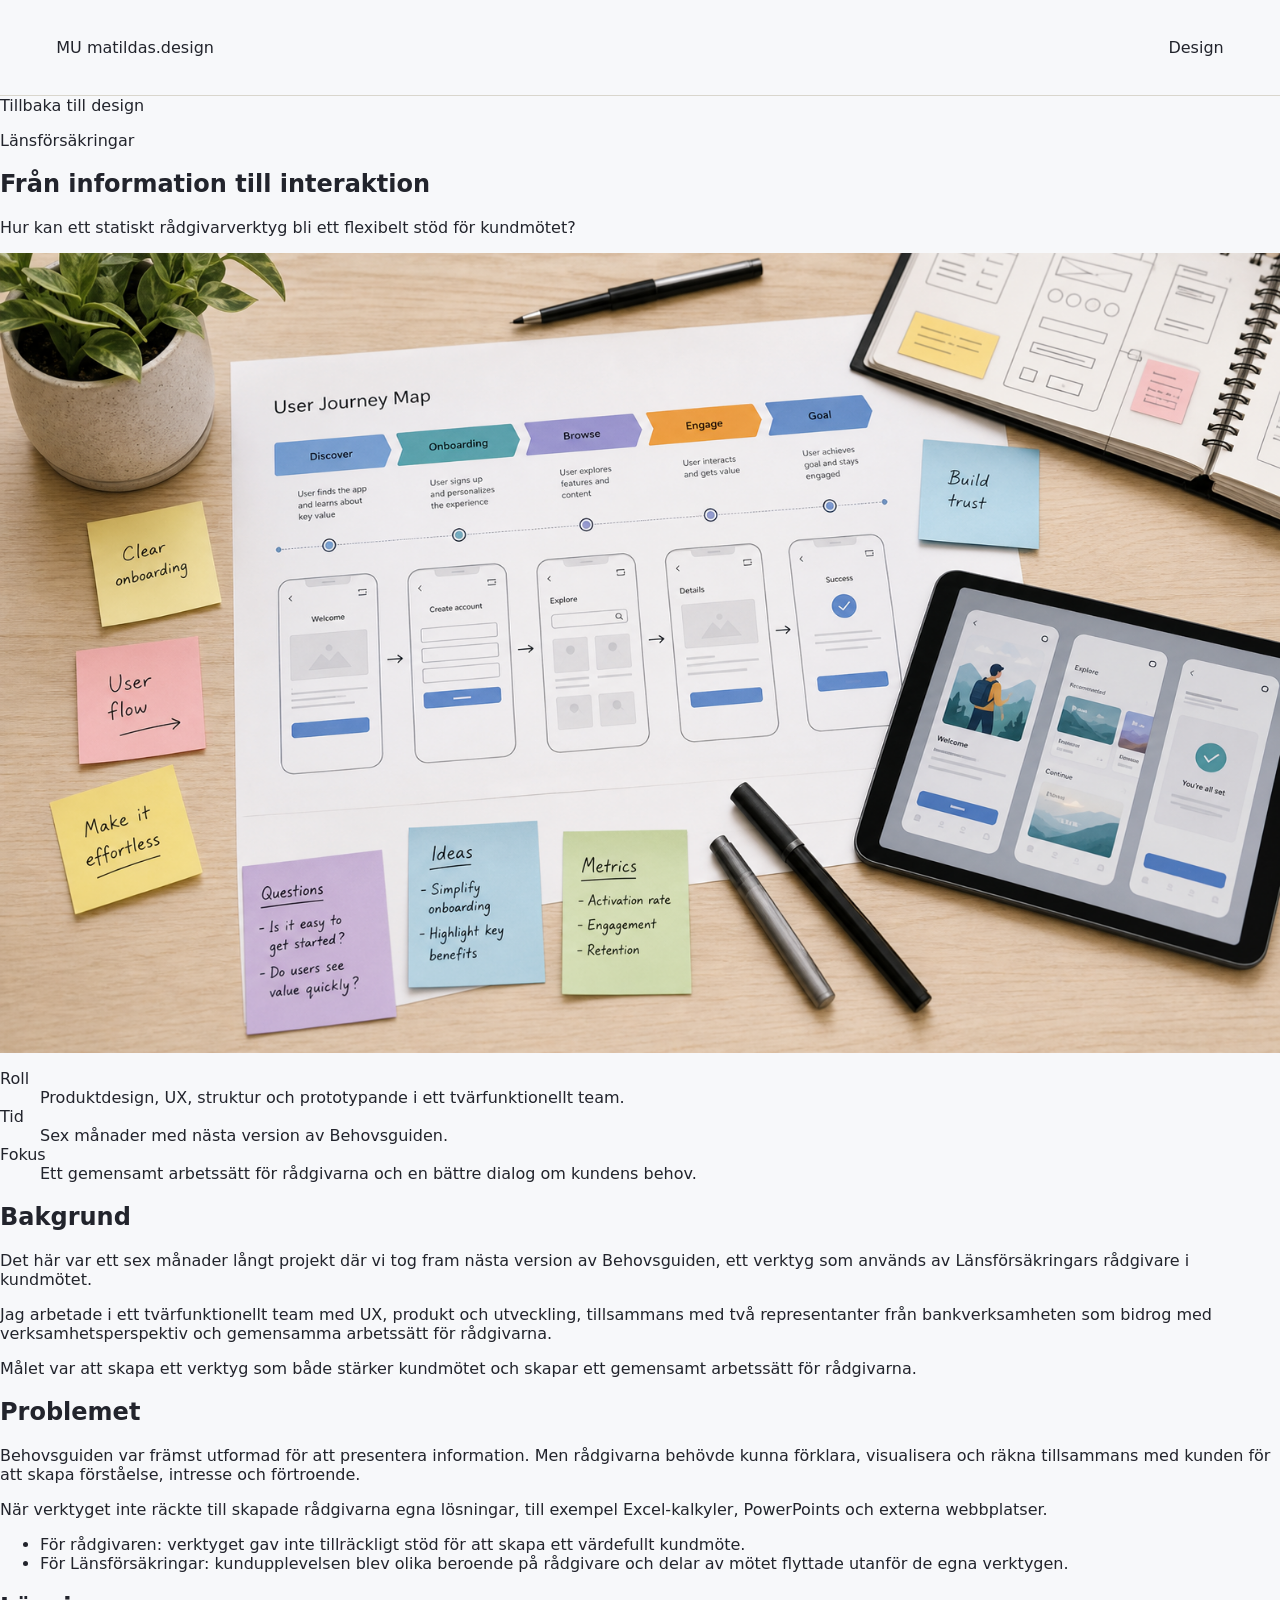
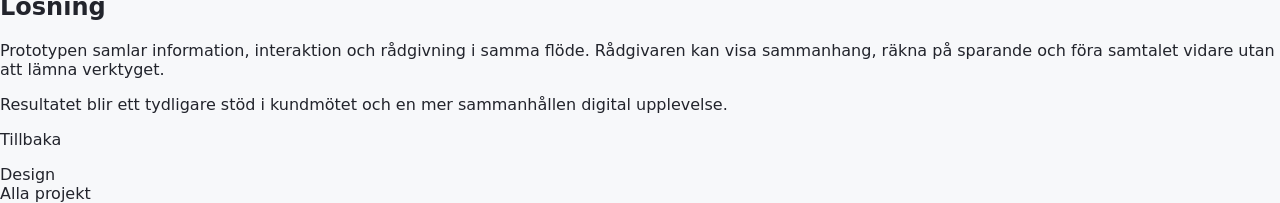
<file: projects/forenklat-bokningsflode.html>
<!doctype html>
<html lang="sv">
  <head>
    <meta charset="utf-8">
    <meta name="viewport" content="width=device-width, initial-scale=1">
    <title>Från information till interaktion | matildas.design</title>
    <meta name="description" content="Case study om Behovsguiden för Länsförsäkringar.">
    <link rel="preconnect" href="https://fonts.googleapis.com">
    <link rel="preconnect" href="https://fonts.gstatic.com" crossorigin>
    <link href="https://fonts.googleapis.com/css2?family=Nabla&display=swap" rel="stylesheet">
    <link rel="stylesheet" href="../styles.css">
  </head>
  <body>
    <header class="site-header">
      <a class="brand" href="../index.html" aria-label="Till startsidan">
        <span class="brand-mark">MU</span>
        <span>matildas.design</span>
      </a>
      <nav class="nav" aria-label="Huvudmeny">
        <a href="../index.html#design">Design</a>
      </nav>
    </header>

    <main>
      <section class="case-hero">
        <div>
          <a class="back-link" href="../index.html#design">Tillbaka till design</a>
          <p class="eyebrow">Länsförsäkringar</p>
          <h1>Från information till interaktion</h1>
          <p class="lead">Hur kan ett statiskt rådgivarverktyg bli ett flexibelt stöd för kundmötet?</p>
        </div>
        <img src="../assets/project-app-flow.png" alt="UX-flöden och mobilprototyper på ett skrivbord">
      </section>

      <dl class="case-summary">
        <div>
          <dt>Roll</dt>
          <dd>Produktdesign, UX, struktur och prototypande i ett tvärfunktionellt team.</dd>
        </div>
        <div>
          <dt>Tid</dt>
          <dd>Sex månader med nästa version av Behovsguiden.</dd>
        </div>
        <div>
          <dt>Fokus</dt>
          <dd>Ett gemensamt arbetssätt för rådgivarna och en bättre dialog om kundens behov.</dd>
        </div>
      </dl>

      <section class="case-section">
        <h2>Bakgrund</h2>
        <div class="case-body">
          <p>Det här var ett sex månader långt projekt där vi tog fram nästa version av Behovsguiden, ett verktyg som används av Länsförsäkringars rådgivare i kundmötet.</p>
          <p>Jag arbetade i ett tvärfunktionellt team med UX, produkt och utveckling, tillsammans med två representanter från bankverksamheten som bidrog med verksamhetsperspektiv och gemensamma arbetssätt för rådgivarna.</p>
          <p class="case-callout">Målet var att skapa ett verktyg som både stärker kundmötet och skapar ett gemensamt arbetssätt för rådgivarna.</p>
        </div>
      </section>

      <section class="case-section">
        <h2>Problemet</h2>
        <div class="case-body">
          <p>Behovsguiden var främst utformad för att presentera information. Men rådgivarna behövde kunna förklara, visualisera och räkna tillsammans med kunden för att skapa förståelse, intresse och förtroende.</p>
          <p>När verktyget inte räckte till skapade rådgivarna egna lösningar, till exempel Excel-kalkyler, PowerPoints och externa webbplatser.</p>
          <ul>
            <li>För rådgivaren: verktyget gav inte tillräckligt stöd för att skapa ett värdefullt kundmöte.</li>
            <li>För Länsförsäkringar: kundupplevelsen blev olika beroende på rådgivare och delar av mötet flyttade utanför de egna verktygen.</li>
          </ul>
        </div>
      </section>

      <section class="case-section">
        <h2>Lösning</h2>
        <div class="case-body">
          <p>Prototypen samlar information, interaktion och rådgivning i samma flöde. Rådgivaren kan visa sammanhang, räkna på sparande och föra samtalet vidare utan att lämna verktyget.</p>
          <p>Resultatet blir ett tydligare stöd i kundmötet och en mer sammanhållen digital upplevelse.</p>
        </div>
      </section>

      <section class="case-next">
        <div>
          <p>Tillbaka</p>
          <a href="../index.html#design">Design</a>
        </div>
        <a class="button secondary" href="../index.html#design">Alla projekt</a>
      </section>
    </main>
  </body>
</html>
</file>
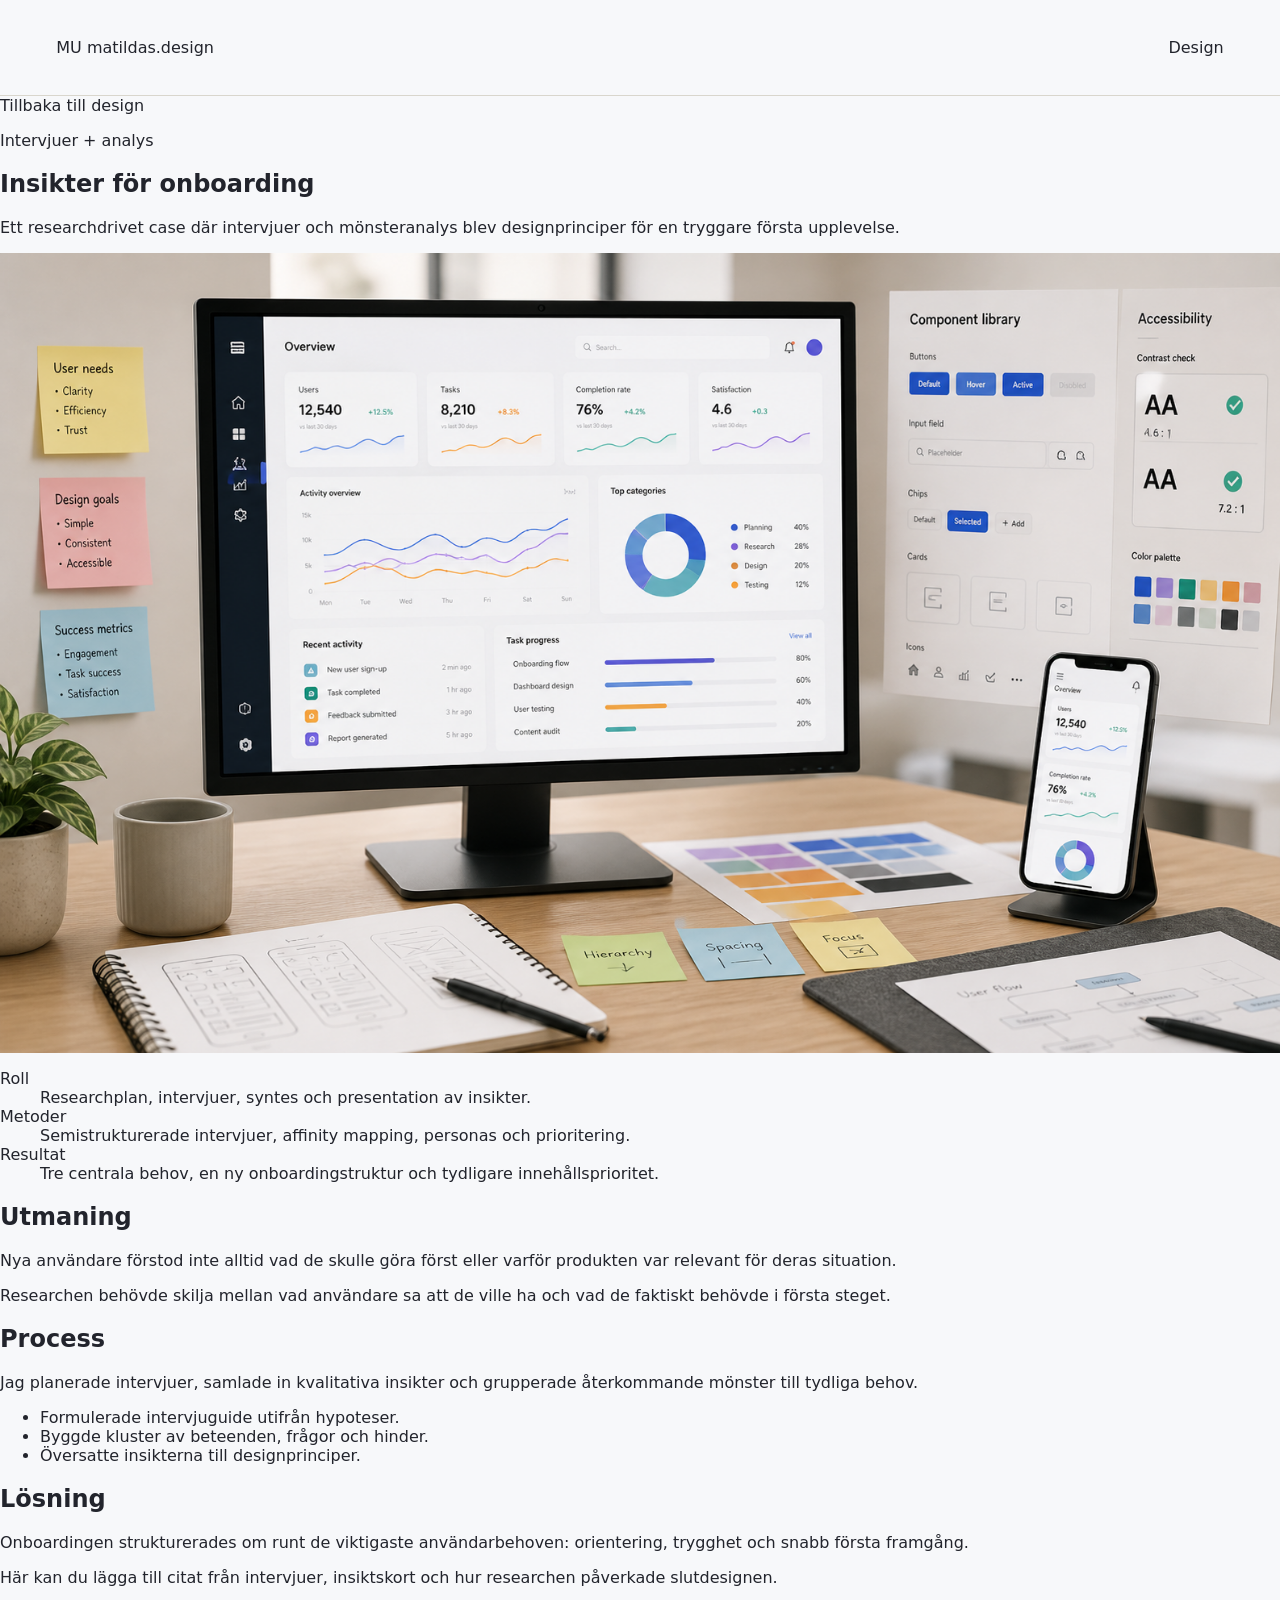
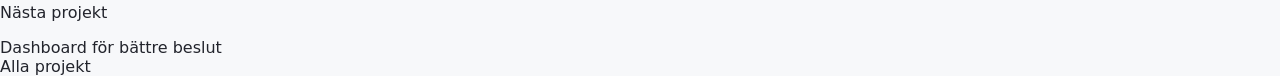
<file: projects/insikter-for-onboarding.html>
<!doctype html>
<html lang="sv">
  <head>
    <meta charset="utf-8">
    <meta name="viewport" content="width=device-width, initial-scale=1">
    <title>Insikter för onboarding | Matilda Usterud</title>
    <meta name="description" content="UX case study om research och onboarding.">
    <link rel="preconnect" href="https://fonts.googleapis.com">
    <link rel="preconnect" href="https://fonts.gstatic.com" crossorigin>
    <link href="https://fonts.googleapis.com/css2?family=Nabla&display=swap" rel="stylesheet">
    <link rel="stylesheet" href="../styles.css">
  </head>
  <body>
    <header class="site-header">
      <a class="brand" href="../index.html" aria-label="Till startsidan">
        <span class="brand-mark">MU</span>
        <span>matildas.design</span>
      </a>
      <nav class="nav" aria-label="Huvudmeny">
        <a href="../index.html#design">Design</a>
      </nav>
    </header>

    <main>
      <section class="case-hero">
        <div>
          <a class="back-link" href="../index.html#design">Tillbaka till design</a>
          <p class="eyebrow">Intervjuer + analys</p>
          <h1>Insikter för onboarding</h1>
          <p class="lead">Ett researchdrivet case där intervjuer och mönsteranalys blev designprinciper för en tryggare första upplevelse.</p>
        </div>
        <img src="../assets/project-research.png" alt="UX research med lappar, intervjunoteringar och analys">
      </section>

      <dl class="case-summary">
        <div>
          <dt>Roll</dt>
          <dd>Researchplan, intervjuer, syntes och presentation av insikter.</dd>
        </div>
        <div>
          <dt>Metoder</dt>
          <dd>Semistrukturerade intervjuer, affinity mapping, personas och prioritering.</dd>
        </div>
        <div>
          <dt>Resultat</dt>
          <dd>Tre centrala behov, en ny onboardingstruktur och tydligare innehållsprioritet.</dd>
        </div>
      </dl>

      <section class="case-section">
        <h2>Utmaning</h2>
        <div class="case-body">
          <p>Nya användare förstod inte alltid vad de skulle göra först eller varför produkten var relevant för deras situation.</p>
          <p class="case-callout">Researchen behövde skilja mellan vad användare sa att de ville ha och vad de faktiskt behövde i första steget.</p>
        </div>
      </section>

      <section class="case-section">
        <h2>Process</h2>
        <div class="case-body">
          <p>Jag planerade intervjuer, samlade in kvalitativa insikter och grupperade återkommande mönster till tydliga behov.</p>
          <ul>
            <li>Formulerade intervjuguide utifrån hypoteser.</li>
            <li>Byggde kluster av beteenden, frågor och hinder.</li>
            <li>Översatte insikterna till designprinciper.</li>
          </ul>
        </div>
      </section>

      <section class="case-section">
        <h2>Lösning</h2>
        <div class="case-body">
          <p>Onboardingen strukturerades om runt de viktigaste användarbehoven: orientering, trygghet och snabb första framgång.</p>
          <p>Här kan du lägga till citat från intervjuer, insiktskort och hur researchen påverkade slutdesignen.</p>
        </div>
      </section>

      <section class="case-next">
        <div>
          <p>Nästa projekt</p>
          <a href="dashboard-for-battre-beslut.html">Dashboard för bättre beslut</a>
        </div>
        <a class="button secondary" href="../index.html#design">Alla projekt</a>
      </section>
    </main>
  </body>
</html>
</file>
<file: styles.css>
:root {
  --background: #f7f8fa;
  --text: #22242c;
  --muted: #6f7077;
  --accent: #c9c94f;
  --blue: #dee5fa;
  --warm: #d9d6cd;
  --surface: #ffffff;
  --panel: #f9e4ec;
  --soft: #f5f6f8;
  --line: #d9d6cd;
  --shadow: 0 22px 40px rgba(109, 5, 0, 0.1);
}

@font-palette-values --logo {
  font-family: "Nabla";
  override-colors:
    0 #c9c94f,
    1 #c9c94f,
    2 #c9c94f,
    3 #c9c94f,
    4 #c9c94f,
    5 #c9c94f,
    6 #c9c94f,
    7 #c9c94f,
    8 #c9c94f,
    9 #c9c94f;
}

* {
  box-sizing: border-box;
}

html {
  scroll-behavior: smooth;
}

body {
  margin: 0;
  overflow-x: clip;
  background: var(--background);
  color: var(--text);
  font-family: Inter, ui-sans-serif, system-ui, -apple-system, BlinkMacSystemFont, "Segoe UI", sans-serif;
}

a {
  color: inherit;
  text-decoration: none;
}

img {
  display: block;
  max-width: 100%;
}

.tfs-case > section,
.design-system-case > section,
.lf-case > section {
  content-visibility: auto;
  contain-intrinsic-size: auto 900px;
}

.site-header {
  position: sticky;
  top: 0;
  z-index: 10;
  display: flex;
  height: 96px;
  min-height: 96px;
  align-items: center;
  justify-content: space-between;
  gap: 32px;
  padding: 26px clamp(24px, 4.4vw, 70px);
  border-bottom: 1px solid var(--line);
  background: var(--background);
}

.wordmark {
  color: #c9c94f;
  -webkit-text-fill-color: #c9c94f;
  filter: brightness(0) saturate(100%) invert(79%) sepia(32%) saturate(854%) hue-rotate(18deg) brightness(95%) contrast(88%);
  display: inline-flex;
  align-items: center;
  font-family: "Nabla", system-ui, sans-serif;
  font-size: 24px;
  font-palette: monochrome;
  line-height: 40px;
  white-space: nowrap;
}

.site-nav {
  display: flex;
  align-items: center;
  gap: clamp(28px, 4.6vw, 70px);
  color: var(--muted);
  font-size: 15px;
  font-weight: 300;
}

.site-nav a {
  position: relative;
  padding: 12px 0;
}

.site-nav a.is-active {
  color: #22242c;
  font-weight: 400;
}

.site-nav a.is-active::after {
  position: absolute;
  right: 22%;
  bottom: 2px;
  left: 22%;
  height: 2px;
  background: var(--accent);
  content: "";
}

.language-toggle {
  display: inline-flex;
  align-items: center;
  gap: 5px;
  margin-left: clamp(-12px, -1vw, 0px);
  color: #9a9ba1;
  font-size: 12px;
  font-weight: 400;
  white-space: nowrap;
}

.language-option {
  appearance: none;
  border: 0;
  padding: 6px 0;
  background: transparent;
  color: inherit;
  cursor: pointer;
  font: inherit;
}

.language-option:hover,
.language-option:focus-visible,
.language-option.is-active {
  color: #22242c;
}

.language-option.is-active {
  font-weight: 600;
}

.language-option:focus-visible {
  outline: 2px solid var(--accent);
  outline-offset: 3px;
}

.hero {
  position: relative;
  z-index: 2;
  display: grid;
  width: min(calc(100% - 110px), 995px);
  min-height: 461px;
  grid-template-columns: 435px 480px;
  gap: 80px;
  align-items: start;
  justify-content: center;
  margin: 0 auto;
  padding: 0;
}

.hero-copy {
  padding-top: 85px;
}

.hero-copy p {
  margin: 0 0 16px;
  color: var(--muted);
  font-size: 16px;
  font-weight: 300;
}

.hero h1 {
  max-width: 488px;
  margin: 0;
  color: var(--muted);
  font-size: 40px;
  font-weight: 300;
  letter-spacing: 0;
  line-height: 48px;
}

.hero h1 strong {
  color: #22242c;
  font-weight: 600;
}

.hero h1 span {
  font-weight: 200;
}

.hero-portrait {
  position: relative;
  z-index: 3;
  width: 370px;
  height: 461px;
  align-self: start;
  justify-self: end;
  background: transparent;
  overflow: visible;
  transform: translateY(12px);
}

.hero-portrait::before {
  position: absolute;
  right: max(180px, calc((100% - 1076px) / 2));
  bottom: 0;
  width: 350px;
  height: 405px;
  background: var(--blue);
  content: "";
}

.hero-portrait img {
  position: absolute;
  z-index: 1;
  right: 0;
  bottom: 0;
  width: 370px;
  max-width: none;
  transform: none;
  image-rendering: auto;
}

.hero-portrait .hero-sparkle-gif {
  position: absolute;
  z-index: 2;
  top: 8px;
  right: -34px;
  bottom: auto;
  left: auto;
  width: 118px;
  height: 118px;
  object-fit: contain;
  pointer-events: none;
}

.hero-bird {
  width: 480px;
  height: 270px;
  align-self: start;
  justify-self: end;
  margin-top: 60px;
  overflow: visible;
  transform: none;
}

.hero-bird::before {
  content: none;
}

.hero-portrait .hero-bird-cloud {
  position: absolute;
  z-index: 2;
  top: -72px;
  right: 68px;
  bottom: auto;
  width: 260px;
  max-width: none;
  opacity: 1;
  transform: translate(2px, -48px) scale(0.91);
  transform-origin: center;
  pointer-events: none;
}

.hero-portrait .hero-bird-cloud-tertiary {
  top: -8px;
  right: 245px;
  width: 180px;
  opacity: 0.88;
  transform: translate(-96px, 250px) scale(1.52);
}

.hero-bird-video {
  position: absolute;
  z-index: 1;
  inset: 0;
  display: block;
  width: 100%;
  height: 100%;
  object-fit: contain;
  filter: contrast(1.08);
  transform: translate(-47px, 2px) scale(1.21);
  transform-origin: center;
  pointer-events: none;
}

.use-bird-fallback .hero-bird-video {
  opacity: 0;
}

.hero-bird-safari-canvas {
  position: absolute;
  z-index: 1;
  inset: 0;
  display: none;
  width: 100%;
  height: 100%;
  object-fit: contain;
  image-rendering: auto;
  transform: translate(-47px, 2px) scale(1.21);
  transform-origin: center;
  pointer-events: none;
}

.use-bird-fallback .hero-bird-safari-canvas {
  display: block;
}

.design {
  position: relative;
  z-index: 1;
  display: grid;
  gap: 48px;
  justify-items: center;
  margin-top: -98px;
  padding: 66px clamp(20px, 8vw, 120px) 72px;
  overflow: hidden;
}

.design-backdrop {
  position: absolute;
  z-index: 0;
  top: 0;
  width: min(calc(100% - 360px), 1076px);
  height: 962px;
  background: var(--panel);
}

.design-cloud-secondary {
  position: absolute;
  z-index: 2;
  top: -76px;
  right: 0;
  width: 378px;
  max-width: none;
  opacity: 1;
  transform: scaleX(-1);
  transform-origin: right center;
  pointer-events: none;
}

.project-card {
  position: relative;
  z-index: 1;
  display: grid;
  width: min(100%, 786px);
  height: 320px;
  min-height: 320px;
  grid-template-columns: 1fr 1fr;
  overflow: hidden;
  border-radius: 20px;
  background: linear-gradient(90deg, var(--surface) 0 50%, var(--soft) 50% 100%);
  box-shadow: var(--shadow);
}

.project-card-reverse {
  background: linear-gradient(90deg, var(--soft) 0 50%, var(--surface) 50% 100%);
}

.project-copy {
  display: grid;
  align-content: center;
  padding: clamp(36px, 5vw, 58px);
}

.project-copy h2 {
  margin: 0 0 24px;
  color: var(--text);
  font-size: 24px;
  font-weight: 500;
  letter-spacing: 0;
  line-height: 1.08;
}

.project-copy p {
  max-width: 365px;
  margin: 0;
  color: var(--muted);
  font-size: 16px;
  font-weight: 200;
  line-height: 20px;
}

.project-media {
  display: grid;
  place-items: center;
  padding: 24px;
}

.project-media img {
  width: min(100%, 320px);
  image-rendering: auto;
}

.project-card-reverse .project-media img {
  width: min(100%, 320px);
}

.project-media-design-system img {
  width: min(100%, 280px);
}

.about {
  display: grid;
  justify-items: center;
  padding: 40px clamp(20px, 8vw, 120px) 64px;
}

.about-visual {
  position: relative;
  z-index: 2;
  width: min(100%, 548px);
  height: 417px;
  overflow: hidden;
  background: var(--blue);
  isolation: isolate;
}

.about-pattern {
  position: absolute;
  z-index: 1;
  inset: 0;
  width: 100%;
  height: 100%;
  object-fit: cover;
  opacity: 1;
}

.about-person {
  position: absolute;
  z-index: 2;
  right: -30px;
  bottom: 0;
  width: 335px;
  max-width: none;
}

.about-panel {
  width: min(calc(100% - 40px), 1076px);
  margin-top: -126px;
  padding: 158px 0 70px;
  background: var(--panel);
}

.about-panel h1 {
  width: min(100% - 48px, 548px);
  margin: 0 auto 64px;
  color: #22242c;
  font-size: 36px;
  font-weight: 300;
  line-height: 44px;
  text-align: center;
}

.about-list {
  display: grid;
  width: min(100% - 48px, 548px);
  min-height: 593px;
  gap: 44px;
  margin: 0 auto;
}

.about-item h2 {
  margin: 0 0 14px;
  color: #22242c;
  font-size: 20px;
  font-weight: 300;
  line-height: 28px;
}

.about-item p {
  margin: 0;
  color: #6f7077;
  font-size: 16px;
  font-weight: 200;
  line-height: 19px;
}

.about-talk-page {
  position: relative;
  min-height: calc(100vh - 96px);
  align-items: start;
  padding: 56px clamp(20px, 8vw, 120px) 80px;
}

.about-talk-decoration {
  position: absolute;
  z-index: 2;
  display: block;
  max-width: none;
  pointer-events: none;
}

.about-talk-portrait {
  bottom: -112px;
  left: 0;
  width: 520px;
}

.about-talk-page .about-panel {
  position: relative;
  isolation: isolate;
  width: min(calc(100% - 40px), 760px);
  margin-top: 0;
  padding: 0;
  background: transparent;
}

.about-talk-page .about-panel h1 {
  position: relative;
  z-index: 1;
  width: min(100% - 48px, 548px);
  margin-bottom: 64px;
  font-size: 32px;
  font-weight: 300;
  line-height: 40px;
  text-align: center;
}

.about-talk-page .about-list {
  position: relative;
  z-index: 1;
  width: min(100% - 48px, 458px);
  min-height: 0;
  gap: 42px;
}

.recommendations {
  position: relative;
  display: grid;
  justify-items: center;
  margin-top: 0;
  padding: 72px clamp(20px, 8vw, 120px) 96px;
  background: var(--blue);
  overflow: hidden;
}

@media (min-width: 921px) {
  .about-talk-page {
    min-height: 0;
    padding-bottom: 112px;
  }

  .about-talk-portrait {
    bottom: -96px;
    right: calc(50% + 241px);
    left: auto;
    width: 520px;
  }

  .about-talk-page + .recommendations {
    margin-top: 0;
    padding-top: 112px;
    padding-bottom: 160px;
  }
}

@media (min-width: 921px) and (max-width: 1200px) {
  .about-talk-portrait {
    width: 300px;
  }
}

.recommendations::after {
  content: none;
}

.recommendations-inner {
  position: relative;
  z-index: 1;
  width: min(100%, 760px);
}

.recommendations h2 {
  width: min(100% - 48px, 548px);
  margin: 0 auto 32px;
  color: #22242c;
  font-size: 24px;
  font-weight: 300;
  line-height: 32px;
  text-align: center;
}

.recommendation-list {
  display: grid;
  width: min(100% - 48px, 548px);
  gap: 16px;
  margin: 0 auto;
}

.recommendation-card {
  margin: 0;
  padding: 24px;
  border: 1px solid rgba(217, 214, 205, 0.72);
  border-radius: 8px;
  background: var(--surface);
}

.recommendation-card blockquote {
  margin: 0 0 18px;
}

.recommendation-card blockquote p {
  margin: 0 0 12px;
  color: #414249;
  font-size: 15px;
  font-weight: 300;
  line-height: 22px;
}

.recommendation-card blockquote p:last-child {
  margin-bottom: 0;
}

.recommendation-preview {
  display: -webkit-box;
  overflow: hidden;
  -webkit-box-orient: vertical;
  -webkit-line-clamp: 6;
}

.recommendation-collapsible:has(.recommendation-more[open]) .recommendation-preview {
  display: none;
}

.recommendation-more summary {
  width: max-content;
  margin-top: -5px;
  color: #6f7077;
  cursor: pointer;
  font-size: 14px;
  font-weight: 400;
  line-height: 22px;
  list-style: none;
}

.recommendation-more summary::-webkit-details-marker {
  display: none;
}

.recommendation-more summary:hover,
.recommendation-more summary:focus-visible {
  color: #22242c;
}

.recommendation-more summary:focus-visible {
  outline: 2px solid var(--accent);
  outline-offset: 3px;
}

.recommendation-more[open] summary {
  margin-bottom: 12px;
}

.recommendation-more[open] summary {
  order: 2;
  margin-top: 12px;
  margin-bottom: 0;
}

.recommendation-more[open] {
  display: flex;
  flex-direction: column;
}

.recommendation-more .less-label {
  display: none;
}

.recommendation-more[open] .more-label {
  display: none;
}

.recommendation-more[open] .less-label {
  display: inline;
}

.recommendation-card figcaption {
  display: grid;
  gap: 2px;
}

.recommendation-card figcaption strong {
  color: #22242c;
  font-size: 15px;
  font-weight: 600;
  line-height: 21px;
}

.recommendation-card figcaption span {
  color: #8b8c93;
  font-size: 13px;
  font-weight: 300;
  line-height: 18px;
}

.linkedin-cta {
  display: grid;
  min-height: 72px;
  grid-template-columns: auto 1fr auto;
  gap: 16px;
  align-items: center;
  margin-top: 24px;
  padding: 14px 20px;
  border: 1px solid rgba(217, 214, 205, 0.72);
  border-radius: 8px;
  background: var(--surface);
  color: #22242c;
  font-size: 17px;
  font-weight: 300;
  line-height: 24px;
  transition: transform 160ms ease, box-shadow 160ms ease;
}

.linkedin-cta:hover {
  box-shadow: 0 12px 28px rgba(34, 36, 44, 0.08);
  transform: translateY(-2px);
}

.linkedin-cta:focus-visible {
  outline: 2px solid var(--accent);
  outline-offset: 3px;
}

.linkedin-cta-icon {
  display: grid;
  width: 42px;
  height: 42px;
  place-items: center;
  border-radius: 50%;
  background: var(--panel);
  color: var(--accent);
  font-size: 18px;
  font-weight: 600;
  line-height: 1;
}

.linkedin-cta-arrow {
  color: #6f7077;
  font-size: 28px;
  font-weight: 300;
}

.lf-case-hero {
  position: relative;
  display: grid;
  min-height: 590px;
  place-items: center;
  overflow: hidden;
  background-color: var(--blue);
  background-image: url("assets/about-pattern.png");
  background-repeat: repeat;
  background-size: 548px 417px;
}

.lf-case-pattern {
  display: none;
}

.lf-case-images {
  position: relative;
  width: min(100% - 48px, 900px);
  height: 442px;
}

.lf-case-images img {
  position: absolute;
  display: block;
}

.lf-frame-one {
  left: 0;
  top: 0;
  width: 590px;
}

.lf-frame-two {
  right: 0;
  bottom: 0;
  width: 478px;
}

.lf-case-copy {
  width: min(100% - 48px, 786px);
  margin: 0 auto;
  padding: 58px 0 88px;
}

.lf-case-copy h1,
.lf-case-copy p {
  max-width: 548px;
  margin-right: auto;
  margin-left: auto;
}

.lf-case-copy h1 {
  margin: 0 0 24px;
  margin-right: auto;
  margin-left: auto;
  color: #22242c;
  font-size: 40px;
  font-weight: 600;
  line-height: 48px;
}

.lf-case-lead {
  margin: 0 0 36px;
  margin-right: auto;
  margin-left: auto;
  color: #6f7077;
  font-size: 24px;
  font-weight: 300;
  line-height: 30px;
}

.lf-case-copy p:not(.lf-case-lead) {
  margin: 0 0 32px;
  margin-right: auto;
  margin-left: auto;
  color: #22242c;
  font-size: 16px;
  font-weight: 300;
  line-height: 24px;
}

.lf-case-copy p:last-child {
  margin-bottom: 0;
}

.lf-problem {
  padding: 0 0 112px;
}

.lf-problem-copy {
  width: min(100% - 48px, 786px);
  margin: 0 auto;
}

.lf-problem-copy h2,
.lf-problem-copy h3,
.lf-problem-copy p {
  max-width: 548px;
}

.lf-problem h2 {
  margin: 0 auto 20px;
  color: #22242c;
  font-size: 32px;
  font-weight: 600;
  line-height: 40px;
}

.lf-problem-lead {
  margin: 0 auto 32px;
  color: #6f7077;
  font-size: 20px;
  font-weight: 300;
  line-height: 26px;
}

.lf-problem p:not(.lf-problem-lead) {
  margin: 0 auto 32px;
  color: #22242c;
  font-size: 16px;
  font-weight: 300;
  line-height: 24px;
}

.lf-problem h3 {
  margin: 0 auto 12px;
  color: #22242c;
  font-size: 16px;
  font-weight: 600;
  line-height: 24px;
}

.lf-problem h3 + p {
  margin-bottom: 32px;
}

.lf-problem-image {
  width: min(100% - 48px, 786px);
  margin: 56px auto 0;
}

.lf-research {
  padding: 0 0 104px;
}

.lf-research-copy {
  width: min(100% - 48px, 786px);
  margin: 0 auto;
}

.lf-research-copy h2,
.lf-research-copy h3,
.lf-research-copy h4,
.lf-research-copy p {
  max-width: 548px;
  margin-right: auto;
  margin-left: auto;
}

.lf-research h2 {
  margin-top: 0;
  margin-bottom: 20px;
  color: #22242c;
  font-size: 32px;
  font-weight: 600;
  line-height: 40px;
}

.lf-research h2:not(:first-child) {
  margin-top: 112px;
}

.lf-section-lead {
  margin-top: 0;
  margin-bottom: 32px;
  color: #6f7077;
  font-size: 20px;
  font-weight: 300;
  line-height: 26px;
}

.lf-research p:not(.lf-section-lead) {
  margin-top: 0;
  margin-bottom: 32px;
  color: #22242c;
  font-size: 16px;
  font-weight: 300;
  line-height: 24px;
}

.lf-research h3 {
  margin-top: 32px;
  margin-bottom: 20px;
  color: #22242c;
  font-size: 16px;
  font-weight: 600;
  line-height: 24px;
}

.lf-research h4 {
  margin-top: 0;
  margin-bottom: 12px;
  color: #22242c;
  font-size: 16px;
  font-weight: 600;
  line-height: 24px;
}

.lf-research-image {
  width: min(100% - 48px, 786px);
  margin: 56px auto 0;
}

.lf-solution {
  padding: 0 0 112px;
}

.lf-solution-copy {
  width: min(100% - 48px, 786px);
  margin: 0 auto;
}

.lf-solution-copy h2,
.lf-solution-copy h3,
.lf-solution-copy p {
  max-width: 548px;
  margin-right: auto;
  margin-left: auto;
}

.lf-solution h2 {
  margin-top: 0;
  margin-bottom: 20px;
  color: #22242c;
  font-size: 32px;
  font-weight: 600;
  line-height: 40px;
}

.lf-solution h3 {
  margin-top: 56px;
  margin-bottom: 32px;
  color: #22242c;
  font-size: 16px;
  font-weight: 600;
  line-height: 24px;
}

.lf-solution p:not(.lf-section-lead) {
  margin-top: 0;
  margin-bottom: 32px;
  color: #22242c;
  font-size: 16px;
  font-weight: 300;
  line-height: 24px;
}

.lf-solution strong {
  font-weight: 600;
}

.lf-solution-image {
  width: min(100% - 48px, 786px);
  margin: 32px auto 0;
}

.lf-solution-step {
  margin-top: 112px;
}

.lf-solution-step h3 {
  margin-top: 0;
}

.lf-testing {
  padding: 0 0 112px;
}

.lf-testing-copy {
  width: min(100% - 48px, 786px);
  margin: 0 auto;
}

.lf-testing-copy h2,
.lf-testing-copy p {
  max-width: 548px;
  margin-right: auto;
  margin-left: auto;
}

.lf-testing h2 {
  margin-top: 0;
  margin-bottom: 32px;
  color: #22242c;
  font-size: 40px;
  font-weight: 600;
  line-height: 48px;
}

.lf-testing p {
  margin-top: 0;
  margin-bottom: 32px;
  color: #22242c;
  font-size: 16px;
  font-weight: 300;
  line-height: 24px;
}

.lf-testing-image {
  width: min(100% - 48px, 786px);
  margin: 56px auto 0;
}

.lf-result {
  padding: 0 0 112px;
}

.lf-result-copy {
  width: min(100% - 48px, 786px);
  margin: 0 auto;
}

.lf-result-copy h2,
.lf-result-copy p {
  max-width: 548px;
  margin-right: auto;
  margin-left: auto;
}

.lf-result h2 {
  margin-top: 0;
  margin-bottom: 32px;
  color: #22242c;
  font-size: 40px;
  font-weight: 600;
  line-height: 48px;
}

.lf-result p {
  margin-top: 0;
  margin-bottom: 0;
  color: #22242c;
  font-size: 16px;
  font-weight: 300;
  line-height: 24px;
}

.lf-result-image {
  width: min(100% - 48px, 1184px);
  margin: 56px auto 0;
}

.tfs-case-hero {
  position: relative;
  display: grid;
  min-height: 520px;
  place-items: center;
  overflow: hidden;
  background-color: var(--blue);
  isolation: isolate;
}

.tfs-case-hero::before {
  position: absolute;
  z-index: 0;
  inset: 0;
  background-image: url("assets/tfs-pattern.png");
  background-position: center;
  background-repeat: repeat;
  background-size: 960px auto;
  content: "";
  opacity: 0.04;
}

.tfs-case-image {
  position: relative;
  z-index: 1;
  width: min(100% - 48px, 820px);
}

.design-system-case-hero {
  display: grid;
  min-height: 0;
  place-items: center;
  padding: 80px 0;
  overflow: hidden;
  background: var(--blue);
}

.design-system-case-image {
  display: block;
  width: min(100% - 160px, 1460px);
}

.design-system-tokens {
  padding: 0 0 112px;
}

.design-system-tokens-copy {
  width: min(100% - 48px, 786px);
  margin: 0 auto;
}

.design-system-tokens h2 {
  max-width: 548px;
  margin: 0 auto 52px;
  color: #22242c;
  font-size: 40px;
  font-weight: 600;
  line-height: 48px;
}

.design-system-tokens h3 {
  max-width: 548px;
  margin: 0 auto 24px;
  color: #22242c;
  font-size: 24px;
  font-weight: 600;
  line-height: 32px;
}

.design-system-tokens p {
  max-width: 548px;
  margin: 0 auto;
  color: #22242c;
  font-size: 16px;
  font-weight: 300;
  line-height: 24px;
}

.design-system-tokens-image {
  display: block;
  width: min(100% - 48px, 1280px);
  margin: 72px auto 0;
}

.design-system-semantic {
  margin-top: 112px;
}

.design-system-semantic p + p {
  margin-top: 24px;
}

.design-system-semantic-image {
  display: block;
  width: min(100% - 48px, 786px);
  margin: 72px auto 0;
}

.design-system-brand {
  margin-top: 112px;
}

.design-system-brand p + p {
  margin-top: 24px;
}

.design-system-brand-image {
  display: block;
  width: min(100% - 48px, 786px);
  margin: 72px auto 0;
}

.design-system-components {
  padding: 0 0 112px;
}

.design-system-components-copy {
  width: min(100% - 48px, 786px);
  margin: 0 auto;
}

.design-system-components-copy h2,
.design-system-components-copy p {
  max-width: 548px;
  margin-right: auto;
  margin-left: auto;
}

.design-system-components h2 {
  margin-top: 0;
  margin-bottom: 36px;
  color: #22242c;
  font-size: 40px;
  font-weight: 600;
  line-height: 48px;
}

.design-system-components-copy p {
  margin-top: 0;
  margin-bottom: 24px;
  color: #22242c;
  font-size: 16px;
  font-weight: 300;
  line-height: 24px;
}

.design-system-components-copy p:last-child {
  margin-bottom: 0;
}

.design-system-components-image {
  display: block;
  width: min(100% - 48px, 786px);
  margin: 72px auto 0;
}

.design-system-foundations {
  padding: 0 0 112px;
}

.design-system-foundations-copy {
  width: min(100% - 48px, 786px);
  margin: 0 auto;
}

.design-system-foundations-copy h2,
.design-system-foundations-copy p {
  max-width: 548px;
  margin-right: auto;
  margin-left: auto;
}

.design-system-foundations h2 {
  margin-top: 0;
  margin-bottom: 36px;
  color: #22242c;
  font-size: 40px;
  font-weight: 600;
  line-height: 48px;
}

.design-system-foundations p {
  margin-top: 0;
  margin-bottom: 0;
  color: #22242c;
  font-size: 16px;
  font-weight: 300;
  line-height: 24px;
}

.design-system-foundations-image {
  display: block;
  width: min(100% - 48px, 786px);
  margin: 72px auto 0;
}

.design-system-result {
  padding: 0 0 112px;
}

.design-system-result-copy {
  width: min(100% - 48px, 786px);
  margin: 0 auto;
}

.design-system-result-copy h2,
.design-system-result-copy p {
  max-width: 650px;
  margin-right: auto;
  margin-left: auto;
}

.design-system-result h2 {
  margin: 0 auto 36px;
  color: #22242c;
  font-size: 40px;
  font-weight: 600;
  line-height: 48px;
}

.design-system-result p {
  margin: 0 auto;
  color: #22242c;
  font-size: 16px;
  font-weight: 300;
  line-height: 24px;
}

.design-system-result p + p {
  margin-top: 40px;
}

.tfs-case-copy {
  width: min(100% - 48px, 786px);
  margin: 0 auto;
  padding: 58px 0 112px;
}

.tfs-case-copy h1,
.tfs-case-copy p {
  max-width: 548px;
  margin-right: auto;
  margin-left: auto;
}

.tfs-case h1 {
  margin-top: 0;
  margin-bottom: 24px;
  color: #22242c;
  font-size: 40px;
  font-weight: 600;
  line-height: 48px;
}

.tfs-case-lead {
  margin-top: 0;
  margin-bottom: 36px;
  color: #6f7077;
  font-size: 24px;
  font-weight: 300;
  line-height: 30px;
}

.tfs-case-copy p:not(.tfs-case-lead) {
  margin-top: 0;
  margin-bottom: 32px;
  color: #22242c;
  font-size: 16px;
  font-weight: 300;
  line-height: 24px;
}

.tfs-case-copy p:last-child {
  margin-bottom: 0;
}

.tfs-problem {
  padding: 0 0 112px;
}

.tfs-problem-copy {
  width: min(100% - 48px, 786px);
  margin: 0 auto;
}

.tfs-problem-copy h2,
.tfs-problem-copy p {
  max-width: 548px;
  margin-right: auto;
  margin-left: auto;
}

.tfs-problem h2 {
  margin-top: 0;
  margin-bottom: 20px;
  color: #22242c;
  font-size: 32px;
  font-weight: 600;
  line-height: 40px;
}

.tfs-section-lead {
  margin-top: 0;
  margin-bottom: 32px;
  color: #6f7077;
  font-size: 20px;
  font-weight: 300;
  line-height: 26px;
}

.tfs-problem p:not(.tfs-section-lead) {
  margin-top: 0;
  margin-bottom: 32px;
  color: #22242c;
  font-size: 16px;
  font-weight: 300;
  line-height: 24px;
}

.tfs-problem-image {
  width: min(100% - 48px, 786px);
  margin: 56px auto 0;
}

.tfs-challenge {
  padding: 0 0 112px;
}

.tfs-challenge-copy {
  width: min(100% - 48px, 786px);
  margin: 0 auto;
}

.tfs-challenge-copy h2,
.tfs-challenge-copy p {
  max-width: 548px;
  margin-right: auto;
  margin-left: auto;
}

.tfs-challenge h2 {
  margin-top: 0;
  margin-bottom: 20px;
  color: #22242c;
  font-size: 32px;
  font-weight: 600;
  line-height: 40px;
}

.tfs-challenge p:not(.tfs-section-lead) {
  margin-top: 0;
  margin-bottom: 32px;
  color: #22242c;
  font-size: 16px;
  font-weight: 300;
  line-height: 24px;
}

.tfs-challenge p:last-child {
  margin-bottom: 0;
}

.tfs-challenge-image {
  width: min(100% - 48px, 646px);
  margin: 56px auto 0;
}

.tfs-scope-flow-image {
  display: block;
  width: min(100% - 48px, 786px);
  margin: 56px auto 0;
}

.tfs-scope-details {
  width: min(100% - 48px, 786px);
  margin: 64px auto 0;
}

.tfs-scope-details p {
  max-width: 548px;
  margin: 0 auto 32px;
  color: #22242c;
  font-size: 16px;
  font-weight: 300;
  line-height: 24px;
}

.tfs-scope-details p:last-child {
  margin-bottom: 0;
}

.tfs-scope-details strong {
  font-weight: 600;
}

.tfs-scope .tfs-challenge-image {
  width: min(100% - 48px, 786px);
}

.tfs-magic {
  padding: 0 0 112px;
}

.tfs-magic-copy {
  width: min(100% - 48px, 786px);
  margin: 0 auto;
}

.tfs-magic-copy h2,
.tfs-magic-copy p {
  max-width: 548px;
  margin-right: auto;
  margin-left: auto;
}

.tfs-magic h2 {
  margin-top: 0;
  margin-bottom: 20px;
  color: #22242c;
  font-size: 32px;
  font-weight: 600;
  line-height: 40px;
}

.tfs-magic p:not(.tfs-section-lead) {
  margin-top: 0;
  margin-bottom: 0;
  color: #22242c;
  font-size: 16px;
  font-weight: 300;
  line-height: 24px;
}

.tfs-magic-image {
  width: min(100% - 48px, 548px);
  margin: 56px auto 0;
}

.tfs-design {
  padding: 0 0 112px;
}

.tfs-design-copy {
  width: min(100% - 48px, 786px);
  margin: 0 auto;
}

.tfs-design-copy h2,
.tfs-design-copy p {
  max-width: 548px;
  margin-right: auto;
  margin-left: auto;
}

.tfs-design h2 {
  margin-top: 0;
  margin-bottom: 20px;
  color: #22242c;
  font-size: 32px;
  font-weight: 600;
  line-height: 40px;
}

.tfs-design p:not(.tfs-section-lead) {
  margin-top: 0;
  margin-bottom: 32px;
  color: #22242c;
  font-size: 16px;
  font-weight: 300;
  line-height: 24px;
}

.tfs-design p:last-child {
  margin-bottom: 0;
}

.tfs-design-images {
  display: grid;
  gap: 56px;
  width: min(100% - 48px, 786px);
  margin: 56px auto 0;
  justify-items: center;
}

.tfs-design-images img {
  display: block;
  max-width: 100%;
  height: auto;
}

.tfs-design-mobile-image {
  width: min(100%, 548px);
}

.tfs-system {
  padding: 0 0 112px;
}

.tfs-system-copy {
  width: min(100% - 48px, 786px);
  margin: 0 auto;
}

.tfs-system-copy h2,
.tfs-system-copy p {
  max-width: 548px;
  margin-right: auto;
  margin-left: auto;
}

.tfs-system h2 {
  margin-top: 0;
  margin-bottom: 20px;
  color: #22242c;
  font-size: 32px;
  font-weight: 600;
  line-height: 40px;
}

.tfs-system p:not(.tfs-section-lead) {
  margin-top: 0;
  margin-bottom: 32px;
  color: #22242c;
  font-size: 16px;
  font-weight: 300;
  line-height: 24px;
}

.tfs-system p:last-child {
  margin-bottom: 0;
}

.tfs-system-images {
  display: grid;
  gap: 56px;
  width: min(100% - 48px, 786px);
  margin: 56px auto 0;
  justify-items: center;
}

.tfs-system-images img {
  display: block;
  max-width: 100%;
  height: auto;
}

.tfs-design-system-image {
  width: min(100%, 582px);
}

.tfs-result {
  padding: 0 0 112px;
}

.tfs-result-copy {
  width: min(100% - 48px, 786px);
  margin: 0 auto;
}

.tfs-result-copy h2,
.tfs-result-copy p {
  max-width: 548px;
  margin-right: auto;
  margin-left: auto;
}

.tfs-result h2 {
  margin-top: 0;
  margin-bottom: 36px;
  color: #22242c;
  font-size: 36px;
  font-weight: 600;
  line-height: 44px;
}

.tfs-result p {
  margin-top: 0;
  margin-bottom: 32px;
  color: #22242c;
  font-size: 16px;
  font-weight: 300;
  line-height: 24px;
}

.tfs-result p:last-child {
  margin-bottom: 0;
}

.tfs-result-image {
  display: block;
  width: min(100% - 48px, 1184px);
  margin: 56px auto 0;
}

@media (max-width: 920px) {
  .hero {
    width: min(100% - 44px, 656px);
    min-height: auto;
    grid-template-columns: minmax(0, 390px) 250px;
    gap: 16px;
    padding-top: 52px;
  }

  .hero-copy {
    justify-self: center;
    width: min(100%, 560px);
    padding-top: 0;
  }

  .hero-portrait {
    width: 370px;
    max-width: 100%;
    height: 461px;
    transform: none;
  }

  .hero-bird {
    width: 250px;
    height: 141px;
    justify-self: end;
    margin-top: 32px;
    margin-bottom: 0;
    transform: none;
  }

  .hero-portrait .hero-bird-cloud {
    top: -45px;
    right: 34px;
    width: 165px;
  }

  .hero-portrait .hero-bird-cloud-tertiary {
    top: 0;
    right: 190px;
    width: 105px;
  }

  .hero-portrait img {
    width: 370px;
    max-width: 100%;
    transform: none;
  }

  .design {
    padding-top: 66px;
  }

  .design-backdrop {
    height: 600px;
  }

  .design-cloud-secondary {
    top: -58px;
    width: 250px;
  }

  .project-card,
  .project-card-reverse {
    grid-template-columns: 1fr;
    background: var(--surface);
  }

  .project-card-reverse .project-media {
    order: 2;
  }

  .about {
    padding-top: 64px;
  }

  .about-talk-portrait {
    bottom: -42px;
    left: 0;
    width: 175px;
  }

  .lf-case-hero {
    min-height: 420px;
  }

  .tfs-case-hero {
    min-height: 420px;
  }

  .design-system-case-hero {
    min-height: 0;
    box-sizing: border-box;
    padding: 64px 24px;
  }

  .design-system-case {
    overflow-x: hidden;
  }

  .design-system-case-image,
  .design-system-tokens-image,
  .design-system-semantic-image,
  .design-system-brand-image,
  .design-system-components-image,
  .design-system-foundations-image {
    width: 100%;
  }

  .design-system-case .tfs-case-copy,
  .design-system-tokens-copy,
  .design-system-components-copy,
  .design-system-foundations-copy,
  .design-system-result-copy {
    box-sizing: border-box;
    width: 100%;
  }

  .design-system-case .tfs-case-copy,
  .design-system-tokens,
  .design-system-components,
  .design-system-foundations,
  .design-system-result {
    box-sizing: border-box;
    padding-right: 24px;
    padding-left: 24px;
  }

  .lf-case-images {
    height: 276px;
  }

  .lf-frame-one {
    width: 360px;
  }

  .lf-frame-two {
    width: 330px;
  }

  .lf-problem-image {
    width: min(100% - 48px, 960px);
  }

  .lf-research-image {
    width: min(100% - 48px, 960px);
  }

  .lf-solution-image {
    width: min(100% - 48px, 960px);
  }

  .lf-testing-image {
    width: min(100% - 48px, 960px);
  }

  .lf-result-image {
    width: min(100% - 48px, 1184px);
  }

  .tfs-problem-image {
    width: min(100% - 48px, 960px);
  }

  .tfs-challenge-image {
    width: min(100% - 48px, 646px);
  }

  .tfs-magic-image {
    width: min(100% - 48px, 548px);
  }

  .tfs-design-images {
    width: min(100% - 48px, 960px);
  }

  .tfs-system-images {
    width: min(100% - 48px, 960px);
  }

  .tfs-result-image {
    width: min(100% - 48px, 1184px);
  }
}

@media (max-width: 620px) {
  .site-header {
    min-height: auto;
    align-items: center;
    flex-direction: row;
    gap: 14px;
    padding: 16px;
  }

  .wordmark {
    font-size: 19px;
    line-height: 32px;
  }

  .site-nav {
    width: auto;
    gap: 20px;
    font-size: 14px;
  }

  .language-toggle {
    gap: 3px;
    margin-left: -4px;
    font-size: 11px;
  }

  .hero {
    width: 100%;
    grid-template-columns: 1fr;
    gap: 8px;
    padding: 38px 20px 24px;
  }

  .hero h1 {
    font-size: 34px;
    line-height: 41px;
  }

  .hero-portrait {
    width: 100%;
    height: 220px;
  }

  .hero-portrait img {
    transform: none;
  }

  .hero-bird {
    width: min(100%, 350px);
    height: 210px;
    justify-self: center;
    margin-top: 4px;
  }

  .hero-bird-video {
    transform: translate(-12px, 0) scale(1.08);
  }

  .hero-bird-safari-canvas {
    transform: translate(-12px, 0) scale(1.08);
  }

  .hero-portrait .hero-bird-cloud {
    top: -22px;
    right: 22px;
    width: 145px;
    transform: translate(0, -18px) scale(0.86);
  }

  .hero-portrait .hero-bird-cloud-tertiary {
    top: 24px;
    right: auto;
    left: -8px;
    width: 100px;
    transform: translate(0, 112px) scale(1.1);
  }

  .about-talk-portrait {
    display: block;
    bottom: -36px;
    left: 0;
    width: 150px;
  }

  .design {
    gap: 48px;
    margin-top: 0;
    padding: 48px 16px 44px;
  }

  .design-backdrop {
    width: 100%;
  }

  .project-card {
    height: auto;
    min-height: auto;
    border-radius: 16px;
  }

  .project-copy,
  .project-media {
    padding: 28px 22px;
  }

  .project-copy h2 {
    overflow-wrap: anywhere;
    font-size: 22px;
  }

  .project-media {
    min-height: 210px;
  }

  .about {
    padding: 44px 0;
  }

  .about-visual {
    width: min(100% - 44px, 548px);
    height: 417px;
  }

  .about-person {
    right: -82px;
    width: 390px;
  }

  .about-panel {
    width: 100%;
    margin-top: -120px;
    padding-top: 164px;
  }

  .about-panel h1 {
    margin-bottom: 52px;
    font-size: 32px;
    line-height: 40px;
  }

  .about-talk-page {
    padding: 44px 0 96px;
  }

  .about-talk-page .about-panel {
    width: min(100% - 32px, 548px);
    margin-top: 0;
    padding: 0;
  }

  .about-talk-page .about-panel h1,
  .about-talk-page .about-list {
    width: min(100% - 42px, 548px);
  }

  .about-talk-page .about-panel h1 {
    margin-bottom: 40px;
    font-size: 28px;
    line-height: 36px;
  }

  .about-talk-page .about-list {
    gap: 36px;
  }

  .recommendations {
    margin-top: 0;
    padding: 64px 0 72px;
  }

  .recommendations h2,
  .recommendation-list {
    width: min(100% - 42px, 548px);
  }

  .recommendations h2 {
    font-size: 22px;
    line-height: 30px;
  }

  .recommendation-card {
    padding: 20px;
  }

  .lf-case-hero {
    min-height: 330px;
  }

  .lf-case-images {
    width: min(100% - 36px, 360px);
    height: 220px;
  }

  .lf-frame-one {
    width: 250px;
  }

  .lf-frame-two {
    width: 230px;
  }

  .lf-case-copy {
    padding: 42px 0 64px;
  }

  .lf-case-copy h1 {
    font-size: 32px;
    line-height: 40px;
  }

  .lf-case-lead {
    font-size: 20px;
    line-height: 26px;
  }

  .tfs-case-hero {
    min-height: 330px;
  }

  .design-system-case-hero {
    min-height: 0;
    box-sizing: border-box;
    padding: 32px 16px;
  }

  .design-system-case-image {
    width: 100%;
  }

  .design-system-case {
    overflow-x: hidden;
  }

  .design-system-tokens-copy,
  .design-system-components-copy,
  .design-system-foundations-copy,
  .design-system-result-copy {
    width: 100%;
  }

  .design-system-case .tfs-case-copy {
    box-sizing: border-box;
    width: 100%;
    padding: 40px 20px 64px;
  }

  .design-system-case .tfs-case-copy h1 {
    overflow-wrap: break-word;
    font-size: 30px;
    line-height: 38px;
  }

  .design-system-case .tfs-case-lead {
    margin-bottom: 28px;
    font-size: 19px;
    line-height: 26px;
  }

  .design-system-tokens {
    box-sizing: border-box;
    padding: 0 20px 64px;
  }

  .design-system-tokens h2 {
    margin-bottom: 32px;
    font-size: 30px;
    line-height: 38px;
  }

  .design-system-tokens h3 {
    font-size: 22px;
    line-height: 30px;
  }

  .design-system-tokens-image {
    width: 100%;
    margin-top: 40px;
  }

  .design-system-semantic {
    margin-top: 72px;
  }

  .design-system-semantic-image {
    width: 100%;
    margin-top: 40px;
  }

  .design-system-brand {
    margin-top: 72px;
  }

  .design-system-brand-image {
    width: 100%;
    margin-top: 40px;
  }

  .design-system-components {
    box-sizing: border-box;
    padding: 0 20px 64px;
  }

  .design-system-components h2 {
    margin-bottom: 28px;
    font-size: 30px;
    line-height: 38px;
  }

  .design-system-components-image {
    width: 100%;
    margin-top: 40px;
  }

  .design-system-foundations {
    box-sizing: border-box;
    padding: 0 20px 64px;
  }

  .design-system-foundations h2 {
    margin-bottom: 28px;
    font-size: 30px;
    line-height: 38px;
  }

  .design-system-foundations-image {
    width: 100%;
    margin-top: 40px;
  }

  .design-system-result {
    box-sizing: border-box;
    padding: 0 20px 64px;
  }

  .design-system-result h2 {
    margin-bottom: 28px;
    overflow-wrap: break-word;
    font-size: 30px;
    line-height: 38px;
  }

  .design-system-result p + p {
    margin-top: 28px;
  }

  .tfs-case-copy {
    padding: 42px 0 64px;
  }

  .tfs-case h1 {
    font-size: 32px;
    line-height: 40px;
  }

  .tfs-case-lead {
    font-size: 20px;
    line-height: 26px;
  }

  .tfs-problem {
    padding-bottom: 64px;
  }

  .tfs-problem h2 {
    font-size: 32px;
    line-height: 40px;
  }

  .tfs-section-lead {
    font-size: 20px;
    line-height: 26px;
  }

  .tfs-problem-image {
    width: 100%;
    margin-top: 56px;
  }

  .tfs-challenge {
    padding-bottom: 64px;
  }

  .tfs-challenge h2 {
    font-size: 32px;
    line-height: 40px;
  }

  .tfs-challenge-image {
    width: 100%;
    margin-top: 56px;
  }

  .tfs-scope-flow-image,
  .tfs-scope .tfs-challenge-image {
    width: 100%;
    margin-top: 48px;
  }

  .tfs-scope-details {
    margin-top: 48px;
  }

  .tfs-magic {
    padding-bottom: 64px;
  }

  .tfs-magic h2 {
    font-size: 32px;
    line-height: 40px;
  }

  .tfs-magic-image {
    width: 100%;
    margin-top: 56px;
  }

  .tfs-design {
    padding-bottom: 64px;
  }

  .tfs-design h2 {
    font-size: 32px;
    line-height: 40px;
  }

  .tfs-design-images {
    width: 100%;
    margin-top: 56px;
  }

  .tfs-system {
    padding-bottom: 64px;
  }

  .tfs-system h2 {
    font-size: 32px;
    line-height: 40px;
  }

  .tfs-system-images {
    width: 100%;
    margin-top: 56px;
  }

  .tfs-result {
    padding-bottom: 64px;
  }

  .tfs-result h2 {
    font-size: 32px;
    line-height: 40px;
  }

  .tfs-result-image {
    width: 100%;
    margin-top: 56px;
  }

  .lf-problem {
    padding-bottom: 64px;
  }

  .lf-problem h2 {
    font-size: 32px;
    line-height: 40px;
  }

  .lf-problem-lead {
    margin-bottom: 36px;
    font-size: 20px;
    line-height: 26px;
  }

  .lf-problem-image {
    width: 100%;
    margin-top: 56px;
  }

  .lf-research {
    padding-bottom: 64px;
  }

  .lf-research h2 {
    font-size: 32px;
    line-height: 40px;
  }

  .lf-research h2:not(:first-child) {
    margin-top: 72px;
  }

  .lf-section-lead {
    font-size: 20px;
    line-height: 26px;
  }

  .lf-research-image {
    width: 100%;
    margin-top: 56px;
  }

  .lf-solution {
    padding-bottom: 64px;
  }

  .lf-solution h2 {
    font-size: 32px;
    line-height: 40px;
  }

  .lf-solution-step {
    margin-top: 72px;
  }

  .lf-solution-image {
    width: 100%;
    margin-top: 32px;
  }

  .lf-testing {
    padding-bottom: 64px;
  }

  .lf-testing h2 {
    font-size: 32px;
    line-height: 40px;
  }

  .lf-testing-image {
    width: 100%;
    margin-top: 56px;
  }

  .lf-result {
    padding-bottom: 64px;
  }

  .lf-result h2 {
    font-size: 32px;
    line-height: 40px;
  }

  .lf-result-image {
    width: 100%;
    margin-top: 56px;
  }
}

@media (max-width: 380px) {
  .site-header {
    gap: 8px;
    padding: 12px;
  }

  .wordmark {
    font-size: 17px;
  }

  .site-nav {
    gap: 12px;
    font-size: 13px;
  }
}
</file>
